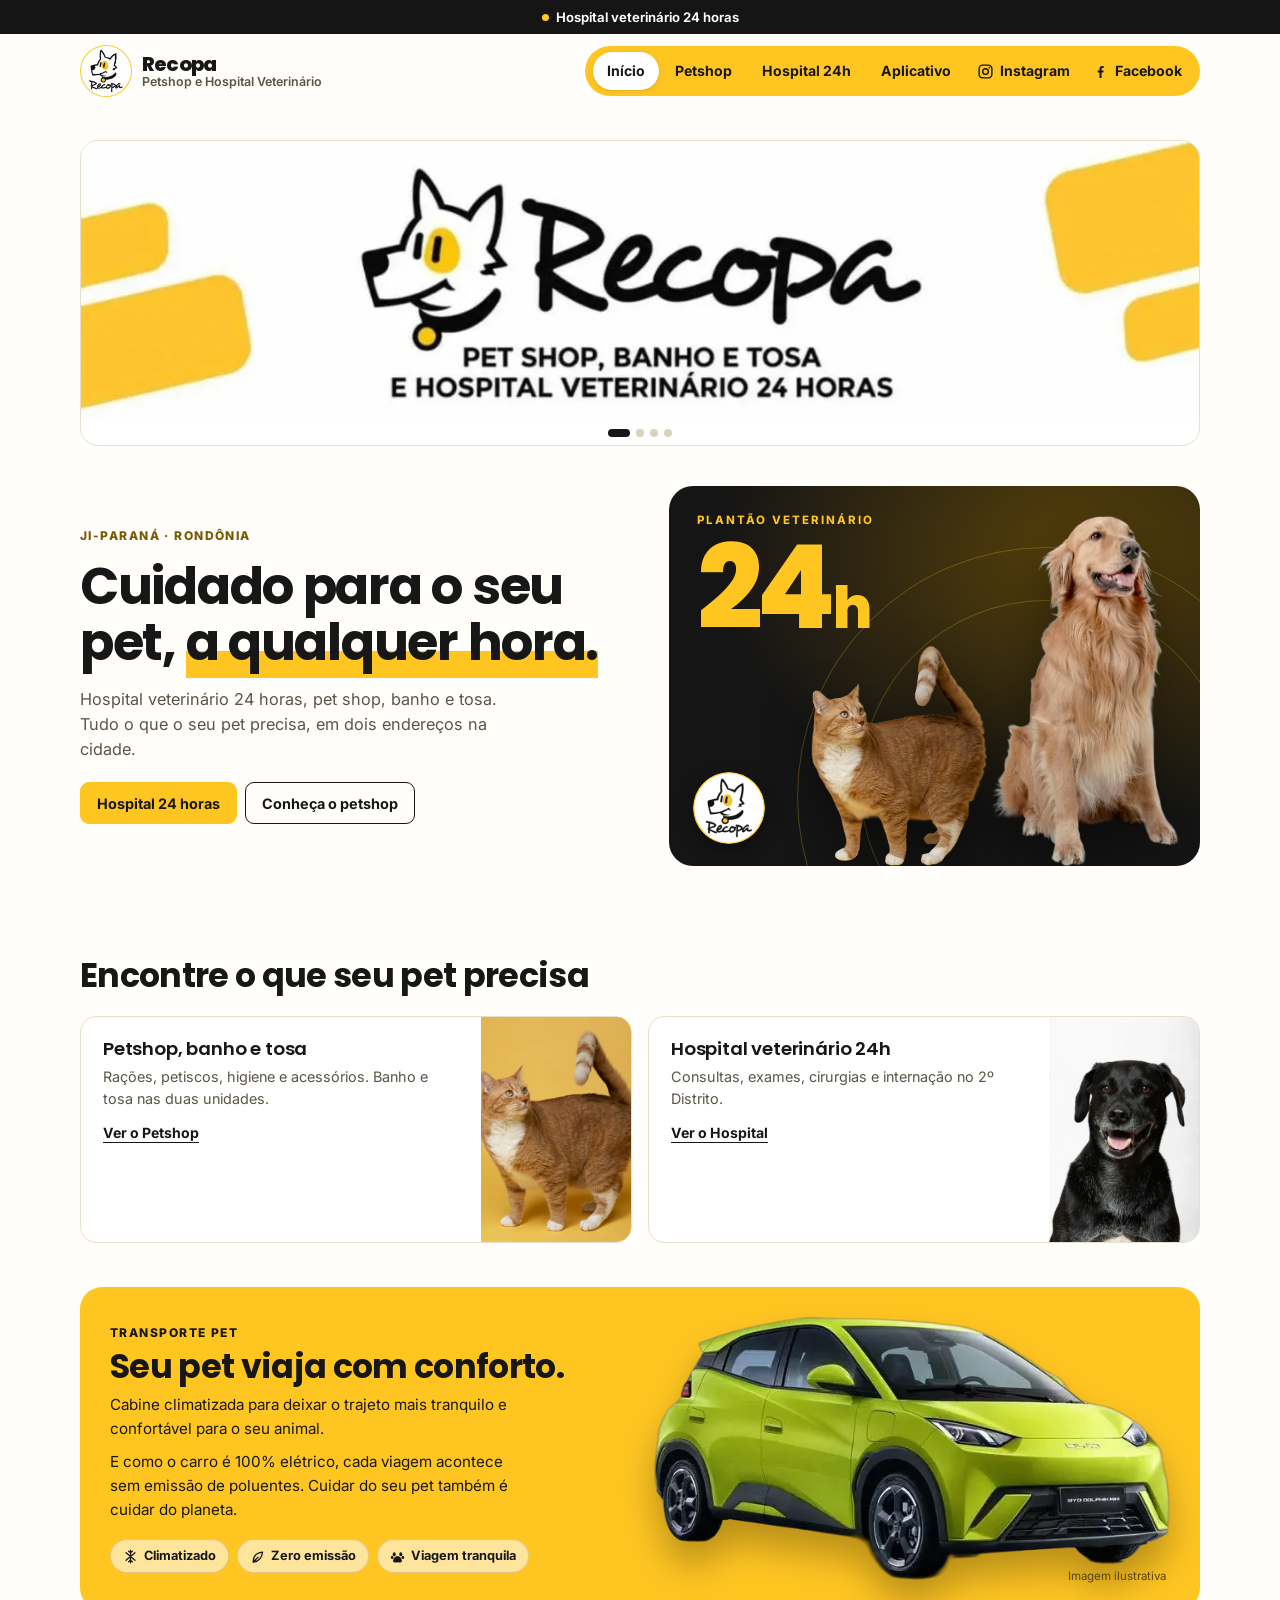
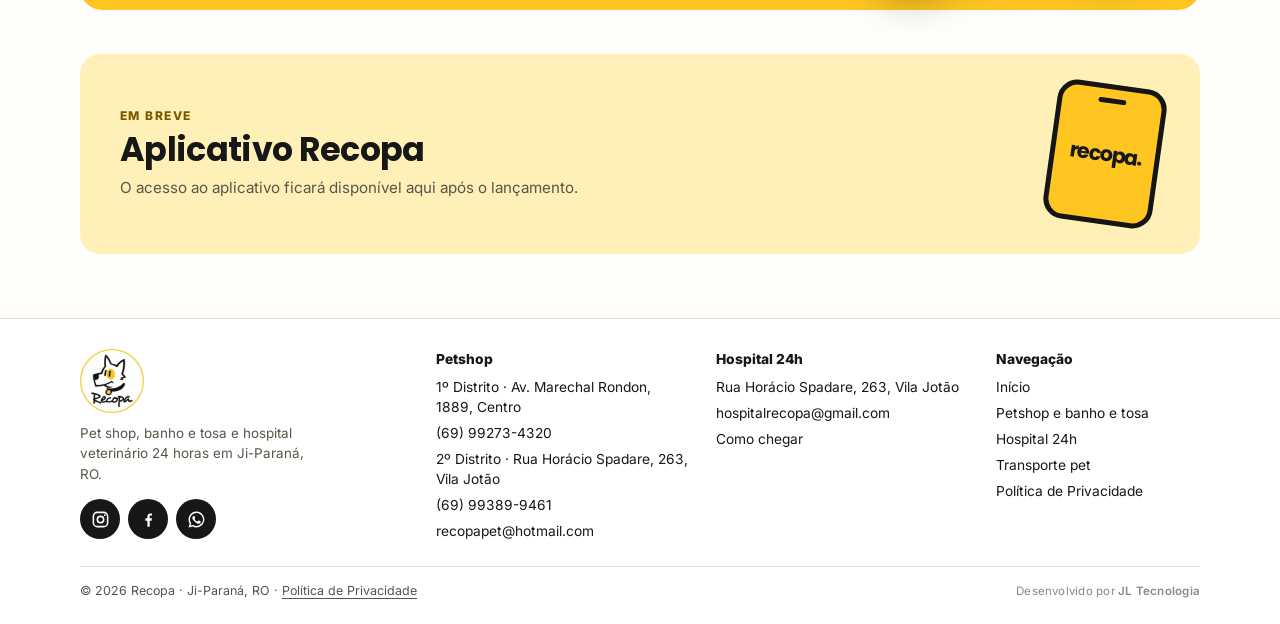
<file: index.html>
<!doctype html>
<html lang="pt-BR">
  <head>
    <meta charset="utf-8" />
    <meta name="viewport" content="width=device-width, initial-scale=1" />
    <title>Petshop e Hospital Veterinário 24h | Recopa</title>
    <meta name="description" content="Recopa: pet shop, banho e tosa e hospital veterinário 24 horas em Ji-Paraná, RO." />
    <meta name="theme-color" content="#ffc622" />
    <meta property="og:title" content="Recopa – Petshop e Hospital Veterinário 24h" />
    <meta property="og:description" content="Hospital veterinário 24 horas, pet shop, banho e tosa em Ji-Paraná, RO." />
    <meta property="og:image" content="img/logo-redondo.png" />
    <link rel="icon" href="img/favicon.png" />

    <link rel="preconnect" href="https://fonts.googleapis.com" />
    <link rel="preconnect" href="https://fonts.gstatic.com" crossorigin />
    <link rel="stylesheet" href="https://fonts.googleapis.com/css2?family=Inter:wght@400;500;600;700&family=Poppins:wght@500;600;700;800&display=swap" />
    <link rel="stylesheet" href="css/style.css?v=20261124c" />

    <script defer src="js/config.js?v=20261124c"></script>
    <script defer src="js/dados-padrao.js?v=20261124c"></script>
    <script defer src="js/site.js?v=20261124c"></script>
    <script defer src="js/banners.js?v=20261124c"></script>
  </head>

  <body>
    <a class="pular" href="#principal">Ir para o conteúdo</a>

    <!-- ===================== CABEÇALHO ===================== -->
    <div class="aviso"><a href="hospital.html#plantao"><span class="ponto"></span>Hospital veterinário 24 horas</a></div>

    <header class="container cabecalho">
      <a class="marca" href="index.html">
        <img class="marca-logo" src="img/logo-redondo.png" width="52" height="52" alt="Recopa" />
        <span><strong>Recopa</strong><small>Petshop e Hospital Veterinário</small></span>
      </a>
      <nav class="menu" aria-label="Menu principal">
        <a href="index.html" aria-current="page">Início</a>
        <a href="petshop.html">Petshop</a>
        <a href="hospital.html">Hospital 24h</a>
        <a href="index.html#app">Aplicativo</a>
        <a class="menu-rede" data-rede="instagram" href="https://www.instagram.com/recopapetshop/" target="_blank" rel="noopener noreferrer" aria-label="Instagram @recopapetshop">
          <svg class="icone" aria-hidden="true"><use href="img/icones.svg#instagram"></use></svg><span>Instagram</span>
        </a>
        <a class="menu-rede" data-rede="facebook" href="https://www.facebook.com/recopapetshop" target="_blank" rel="noopener noreferrer" aria-label="Facebook Recopa">
          <svg class="icone" aria-hidden="true"><use href="img/icones.svg#facebook"></use></svg><span>Facebook</span>
        </a>
      </nav>
    </header>

    <main id="principal">
      <!-- ===================== BANNERS (carrossel) ===================== -->
      <section class="container topo-banners">
        <div class="carrossel" id="banners" aria-roledescription="carrossel" aria-label="Destaques da Recopa" tabindex="-1">
          <div class="carrossel-janela"><div class="carrossel-trilho"></div></div>
          <button class="carrossel-seta carrossel-anterior" type="button" aria-label="Banner anterior">‹</button>
          <button class="carrossel-seta carrossel-proximo" type="button" aria-label="Próximo banner">›</button>
          <div class="carrossel-pontos"></div>
        </div>
      </section>

      <!-- ===================== APRESENTAÇÃO ===================== -->
      <section class="container inicio-topo">
        <div>
          <p class="sobretitulo">Ji-Paraná · Rondônia</p>
          <h1>Cuidado para o seu pet, <em>a qualquer hora.</em></h1>
          <p class="intro">Hospital veterinário 24 horas, pet shop, banho e tosa. Tudo o que o seu pet precisa, em dois endereços na cidade.</p>
          <div class="acoes">
            <a class="botao principal" href="hospital.html">Hospital 24 horas</a>
            <a class="botao contorno" href="petshop.html">Conheça o petshop</a>
          </div>
        </div>

        <div class="capa" role="img" aria-label="Plantão veterinário 24 horas">
          <div class="capa-orbita"></div>
          <div class="capa-orbita capa-orbita-interna"></div>
          <div class="capa-texto"><span>Plantão veterinário</span><b>24<small>h</small></b></div>
          <img class="capa-logo" src="img/logo-redondo.png" width="72" height="72" alt="" />
          <img class="capa-pet capa-gato" src="img/gato-recorte.webp" width="640" height="796" alt="" />
          <img class="capa-pet" src="img/golden-recorte.webp" width="439" height="816" alt="" />
        </div>
      </section>

      <!-- ===================== ATALHOS ===================== -->
      <section class="container secao">
        <h2 class="secao-titulo">Encontre o que seu pet precisa</h2>
        <div class="atalhos">
          <a class="atalho" href="petshop.html">
            <div class="atalho-texto">
              <h3>Petshop, banho e tosa</h3>
              <p>Rações, petiscos, higiene e acessórios. Banho e tosa nas duas unidades.</p>
              <span class="atalho-mais">Ver o Petshop</span>
            </div>
            <img src="img/gato.webp" width="640" height="640" alt="Gato laranja" loading="lazy" />
          </a>
          <a class="atalho" href="hospital.html">
            <div class="atalho-texto">
              <h3>Hospital veterinário 24h</h3>
              <p>Consultas, exames, cirurgias e internação no 2º Distrito.</p>
              <span class="atalho-mais">Ver o Hospital</span>
            </div>
            <img src="img/cao-preto.webp" width="400" height="600" alt="Cachorro preto sorrindo" loading="lazy" />
          </a>
        </div>
      </section>

      <!-- ===================== TRANSPORTE PET ===================== -->
      <section class="container transporte" id="transporte">
        <div class="transporte-texto">
          <p class="sobretitulo">Transporte pet</p>
          <h2>Seu pet viaja com conforto.</h2>
          <p>Cabine climatizada para deixar o trajeto mais tranquilo e confortável para o seu animal.</p>
          <p>E como o carro é 100% elétrico, cada viagem acontece sem emissão de poluentes. Cuidar do seu pet também é cuidar do planeta.</p>
          <ul class="transporte-etiquetas">
            <li><svg class="icone" aria-hidden="true"><use href="img/icones.svg#floco"></use></svg>Climatizado</li>
            <li><svg class="icone" aria-hidden="true"><use href="img/icones.svg#folha"></use></svg>Zero emissão</li>
            <li><svg class="icone" aria-hidden="true"><use href="img/icones.svg#patinha"></use></svg>Viagem tranquila</li>
          </ul>
        </div>
        <figure class="transporte-carro">
          <img src="img/carro-transporte.webp" width="620" height="315" alt="Carro elétrico do transporte pet" loading="lazy" />
          <figcaption>Imagem ilustrativa</figcaption>
        </figure>
      </section>

      <!-- ===================== APLICATIVO ===================== -->
      <section class="container secao" id="app">
        <div class="app-banner">
          <div>
            <p class="sobretitulo">Em breve</p>
            <h2>Aplicativo Recopa</h2>
            <p>O acesso ao aplicativo ficará disponível aqui após o lançamento.</p>
          </div>
          <div class="app-celular" aria-hidden="true"><span></span><b>recopa.</b></div>
        </div>
      </section>
    </main>

    <!-- ===================== RODAPÉ ===================== -->
    <footer class="rodape">
      <div class="container">
        <div class="rodape-grade">
          <div class="rodape-marca">
            <a href="index.html"><img src="img/logo-redondo.png" width="64" height="64" alt="Recopa" loading="lazy" /></a>
            <p>Pet shop, banho e tosa e hospital veterinário 24 horas em Ji-Paraná, RO.</p>
            <div class="rodape-redes">
              <a data-rede="instagram" href="https://www.instagram.com/recopapetshop/" target="_blank" rel="noopener noreferrer" aria-label="Instagram"><svg class="icone" aria-hidden="true"><use href="img/icones.svg#instagram"></use></svg></a>
              <a data-rede="facebook" href="https://www.facebook.com/recopapetshop" target="_blank" rel="noopener noreferrer" aria-label="Facebook"><svg class="icone" aria-hidden="true"><use href="img/icones.svg#facebook"></use></svg></a>
              <a data-wa="loja1" data-msg="Olá! Vim pelo site da Recopa." href="https://wa.me/5569992734320" target="_blank" rel="noopener noreferrer" aria-label="WhatsApp da loja"><svg class="icone" aria-hidden="true"><use href="img/icones.svg#whatsapp"></use></svg></a>
            </div>
          </div>

          <details class="rodape-col" open>
            <summary>Petshop</summary>
            <div class="rodape-links">
              <a href="https://maps.app.goo.gl/DfjbXsXqLjtcpPhC7" target="_blank" rel="noopener noreferrer">1º Distrito · Av. Marechal Rondon, 1889, Centro</a>
              <a data-tel="loja1" href="tel:+5569992734320">(69) 99273-4320</a>
              <a href="https://maps.app.goo.gl/VsuJVnvrzZ3Rximn8" target="_blank" rel="noopener noreferrer">2º Distrito · Rua Horácio Spadare, 263, Vila Jotão</a>
              <a data-tel="loja2" href="tel:+5569993899461">(69) 99389-9461</a>
              <a data-mail="petshop" href="mailto:recopapet@hotmail.com">recopapet@hotmail.com</a>
            </div>
          </details>

          <details class="rodape-col" open>
            <summary>Hospital 24h</summary>
            <div class="rodape-links">
              <a href="https://maps.app.goo.gl/VsuJVnvrzZ3Rximn8" target="_blank" rel="noopener noreferrer">Rua Horácio Spadare, 263, Vila Jotão</a>
              <a data-mail="hospital" href="mailto:hospitalrecopa@gmail.com">hospitalrecopa@gmail.com</a>
              <a href="hospital.html#localizacao">Como chegar</a>
            </div>
          </details>

          <details class="rodape-col" open>
            <summary>Navegação</summary>
            <div class="rodape-links">
              <a href="index.html">Início</a>
              <a href="petshop.html">Petshop e banho e tosa</a>
              <a href="hospital.html">Hospital 24h</a>
              <a href="index.html#transporte">Transporte pet</a>
              <a href="privacidade.html">Política de Privacidade</a>
            </div>
          </details>
        </div>
        <div class="rodape-base">
          <p class="rodape-copy">© <span id="ano">2026</span> Recopa · Ji-Paraná, RO · <a href="privacidade.html">Política de Privacidade</a></p>
          <!-- Para virar link: troque o span por um link com target _blank e rel "noopener noreferrer" -->
          <p class="rodape-credito">Desenvolvido por <span class="rodape-credito-nome">JL Tecnologia</span></p>
        </div>
      </div>
    </footer>
  </body>
</html>
</file>
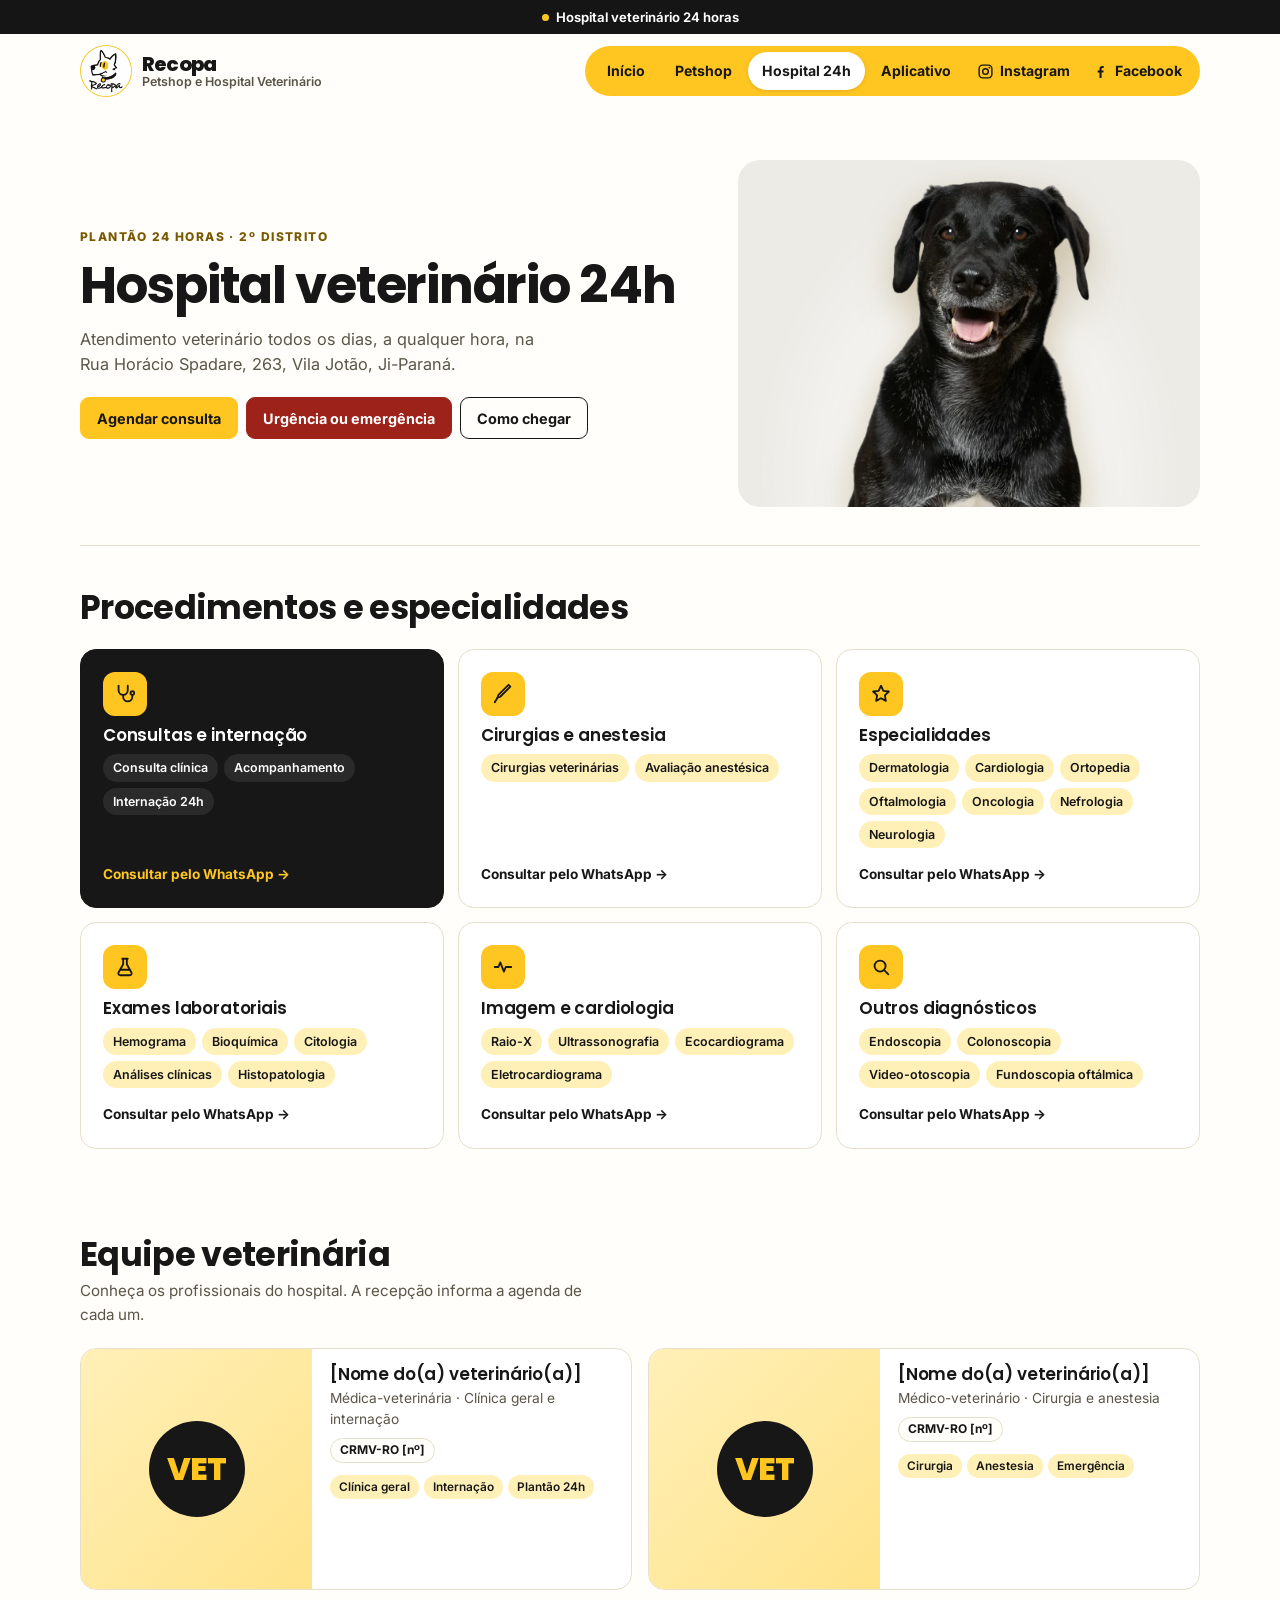
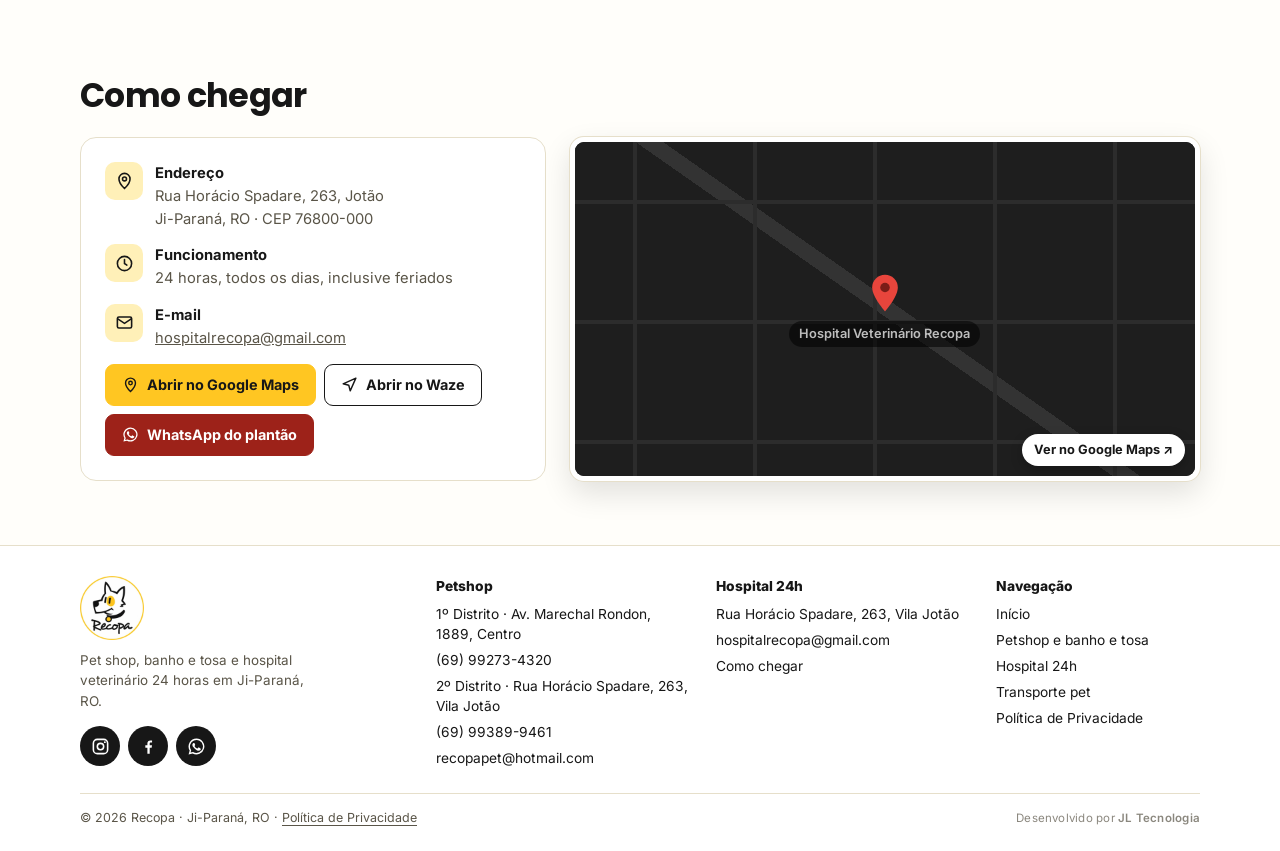
<file: hospital.html>
<!doctype html>
<html lang="pt-BR">
  <head>
    <meta charset="utf-8" />
    <meta name="viewport" content="width=device-width, initial-scale=1" />
    <title>Hospital Veterinário 24 horas | Recopa</title>
    <meta name="description" content="Hospital veterinário Recopa: plantão 24 horas, consultas, exames, cirurgias e internação em Ji-Paraná, RO." />
    <meta name="theme-color" content="#ffc622" />
    <meta property="og:title" content="Recopa – Petshop e Hospital Veterinário 24h" />
    <meta property="og:description" content="Hospital veterinário 24 horas, pet shop, banho e tosa em Ji-Paraná, RO." />
    <meta property="og:image" content="img/logo-redondo.png" />
    <link rel="icon" href="img/favicon.png" />

    <link rel="preconnect" href="https://fonts.googleapis.com" />
    <link rel="preconnect" href="https://fonts.gstatic.com" crossorigin />
    <link rel="stylesheet" href="https://fonts.googleapis.com/css2?family=Inter:wght@400;500;600;700&family=Poppins:wght@500;600;700;800&display=swap" />
    <link rel="stylesheet" href="css/style.css?v=20261124c" />

    <script defer src="js/config.js?v=20261124c"></script>
    <script defer src="js/dados-padrao.js?v=20261124c"></script>
    <script defer src="js/site.js?v=20261124c"></script>
    <script defer src="js/equipe.js?v=20261124c"></script>
  </head>

  <body>
    <a class="pular" href="#principal">Ir para o conteúdo</a>

    <!-- ===================== CABEÇALHO ===================== -->
    <div class="aviso"><a href="hospital.html#plantao"><span class="ponto"></span>Hospital veterinário 24 horas</a></div>

    <header class="container cabecalho">
      <a class="marca" href="index.html">
        <img class="marca-logo" src="img/logo-redondo.png" width="52" height="52" alt="Recopa" />
        <span><strong>Recopa</strong><small>Petshop e Hospital Veterinário</small></span>
      </a>
      <nav class="menu" aria-label="Menu principal">
        <a href="index.html">Início</a>
        <a href="petshop.html">Petshop</a>
        <a href="hospital.html" aria-current="page">Hospital 24h</a>
        <a href="index.html#app">Aplicativo</a>
        <a class="menu-rede" data-rede="instagram" href="https://www.instagram.com/recopapetshop/" target="_blank" rel="noopener noreferrer" aria-label="Instagram @recopapetshop">
          <svg class="icone" aria-hidden="true"><use href="img/icones.svg#instagram"></use></svg><span>Instagram</span>
        </a>
        <a class="menu-rede" data-rede="facebook" href="https://www.facebook.com/recopapetshop" target="_blank" rel="noopener noreferrer" aria-label="Facebook Recopa">
          <svg class="icone" aria-hidden="true"><use href="img/icones.svg#facebook"></use></svg><span>Facebook</span>
        </a>
      </nav>
    </header>

    <main id="principal">
      <!-- ===================== APRESENTAÇÃO ===================== -->
      <section class="container pagina-topo" id="plantao">
        <div>
          <p class="sobretitulo">Plantão 24 horas · 2º Distrito</p>
          <h1>Hospital veterinário 24h</h1>
          <p class="intro">Atendimento veterinário todos os dias, a qualquer hora, na Rua Horácio Spadare, 263, Vila Jotão, Ji-Paraná.</p>
          <div class="acoes">
            <a class="botao principal" data-wa="hospital" data-msg="Olá! Gostaria de agendar uma consulta veterinária." href="https://wa.me/556993272099" target="_blank" rel="noopener noreferrer">Agendar consulta</a>
            <a class="botao urgente" data-wa="hospital" data-msg="Olá! Preciso de atendimento veterinário de urgência." href="https://wa.me/556993272099" target="_blank" rel="noopener noreferrer">Urgência ou emergência</a>
            <a class="botao contorno" href="#localizacao">Como chegar</a>
          </div>
        </div>
        <div class="pagina-foto pagina-foto-hospital">
          <img src="img/cao-preto-recorte.webp" width="613" height="820" alt="Cachorro preto sorrindo" />
        </div>
      </section>
      <hr class="container divisor" />

      <!-- ===================== PROCEDIMENTOS ===================== -->
      <section class="container secao" id="procedimentos">
        <h2 class="secao-titulo">Procedimentos e especialidades</h2>
        <p class="dica-deslizar">Deslize para o lado para ver todos →</p>
        <div class="procedimentos">
          <article class="procedimento procedimento-destaque">
            <div class="procedimento-icone"><svg class="icone" aria-hidden="true"><use href="img/icones.svg#estetoscopio"></use></svg></div>
            <h3>Consultas e internação</h3>
            <div class="etiquetas"><span>Consulta clínica</span><span>Acompanhamento</span><span>Internação 24h</span></div>
            <a class="procedimento-link" data-wa="hospital" data-msg="Olá! Gostaria de informações sobre consultas e internação." href="https://wa.me/556993272099" target="_blank" rel="noopener noreferrer">Consultar pelo WhatsApp <span aria-hidden="true">→</span></a>
          </article>
          <article class="procedimento">
            <div class="procedimento-icone"><svg class="icone" aria-hidden="true"><use href="img/icones.svg#bisturi"></use></svg></div>
            <h3>Cirurgias e anestesia</h3>
            <div class="etiquetas"><span>Cirurgias veterinárias</span><span>Avaliação anestésica</span></div>
            <a class="procedimento-link" data-wa="hospital" data-msg="Olá! Gostaria de informações sobre cirurgias e anestesia." href="https://wa.me/556993272099" target="_blank" rel="noopener noreferrer">Consultar pelo WhatsApp <span aria-hidden="true">→</span></a>
          </article>
          <article class="procedimento">
            <div class="procedimento-icone"><svg class="icone" aria-hidden="true"><use href="img/icones.svg#estrela"></use></svg></div>
            <h3>Especialidades</h3>
            <div class="etiquetas"><span>Dermatologia</span><span>Cardiologia</span><span>Ortopedia</span><span>Oftalmologia</span><span>Oncologia</span><span>Nefrologia</span><span>Neurologia</span></div>
            <a class="procedimento-link" data-wa="hospital" data-msg="Olá! Gostaria de informações sobre especialidades." href="https://wa.me/556993272099" target="_blank" rel="noopener noreferrer">Consultar pelo WhatsApp <span aria-hidden="true">→</span></a>
          </article>
          <article class="procedimento">
            <div class="procedimento-icone"><svg class="icone" aria-hidden="true"><use href="img/icones.svg#frasco"></use></svg></div>
            <h3>Exames laboratoriais</h3>
            <div class="etiquetas"><span>Hemograma</span><span>Bioquímica</span><span>Citologia</span><span>Análises clínicas</span><span>Histopatologia</span></div>
            <a class="procedimento-link" data-wa="hospital" data-msg="Olá! Gostaria de informações sobre exames laboratoriais." href="https://wa.me/556993272099" target="_blank" rel="noopener noreferrer">Consultar pelo WhatsApp <span aria-hidden="true">→</span></a>
          </article>
          <article class="procedimento">
            <div class="procedimento-icone"><svg class="icone" aria-hidden="true"><use href="img/icones.svg#pulso"></use></svg></div>
            <h3>Imagem e cardiologia</h3>
            <div class="etiquetas"><span>Raio-X</span><span>Ultrassonografia</span><span>Ecocardiograma</span><span>Eletrocardiograma</span></div>
            <a class="procedimento-link" data-wa="hospital" data-msg="Olá! Gostaria de informações sobre exames de imagem e cardiologia." href="https://wa.me/556993272099" target="_blank" rel="noopener noreferrer">Consultar pelo WhatsApp <span aria-hidden="true">→</span></a>
          </article>
          <article class="procedimento">
            <div class="procedimento-icone"><svg class="icone" aria-hidden="true"><use href="img/icones.svg#lupa"></use></svg></div>
            <h3>Outros diagnósticos</h3>
            <div class="etiquetas"><span>Endoscopia</span><span>Colonoscopia</span><span>Video-otoscopia</span><span>Fundoscopia oftálmica</span></div>
            <a class="procedimento-link" data-wa="hospital" data-msg="Olá! Gostaria de informações sobre outros exames diagnósticos." href="https://wa.me/556993272099" target="_blank" rel="noopener noreferrer">Consultar pelo WhatsApp <span aria-hidden="true">→</span></a>
          </article>
        </div>
      </section>

      <!-- ===================== EQUIPE (montada por js/equipe.js) ===================== -->
      <section class="container secao" id="equipe">
        <div class="secao-topo">
          <h2>Equipe veterinária</h2>
          <p>Conheça os profissionais do hospital. A recepção informa a agenda de cada um.</p>
        </div>
        <div class="equipe" id="equipe-lista"></div>
      </section>

      <!-- ===================== COMO CHEGAR ===================== -->
      <section class="container secao" id="localizacao">
        <h2 class="secao-titulo">Como chegar</h2>
        <div class="localizacao">
          <div class="local-card">
            <div class="local-linha">
              <div class="local-icone"><svg class="icone" aria-hidden="true"><use href="img/icones.svg#local"></use></svg></div>
              <div><b>Endereço</b><span>Rua Horácio Spadare, 263, Jotão<br />Ji-Paraná, RO · CEP 76800-000</span></div>
            </div>
            <div class="local-linha">
              <div class="local-icone"><svg class="icone" aria-hidden="true"><use href="img/icones.svg#relogio"></use></svg></div>
              <div><b>Funcionamento</b><span>24 horas, todos os dias, inclusive feriados</span></div>
            </div>
            <div class="local-linha">
              <div class="local-icone"><svg class="icone" aria-hidden="true"><use href="img/icones.svg#email"></use></svg></div>
              <div><b>E-mail</b><span><a data-mail="hospital" href="mailto:hospitalrecopa@gmail.com">hospitalrecopa@gmail.com</a></span></div>
            </div>
            <div class="acoes">
              <a class="botao principal" href="https://maps.app.goo.gl/VsuJVnvrzZ3Rximn8" target="_blank" rel="noopener noreferrer">
                <svg class="icone" aria-hidden="true"><use href="img/icones.svg#local"></use></svg>Abrir no Google Maps
              </a>
              <a class="botao contorno" href="https://www.waze.com/ul?ll=-10.887957%2C-61.9301413&amp;navigate=yes&amp;zoom=17" target="_blank" rel="noopener noreferrer" referrerpolicy="no-referrer">
                <svg class="icone" aria-hidden="true"><use href="img/icones.svg#rota"></use></svg>Abrir no Waze
              </a>
              <a class="botao urgente" data-wa="hospital" data-msg="Olá! Preciso de atendimento veterinário de urgência." href="https://wa.me/556993272099" target="_blank" rel="noopener noreferrer">
                <svg class="icone" aria-hidden="true"><use href="img/icones.svg#whatsapp"></use></svg>WhatsApp do plantão
              </a>
            </div>
          </div>

          <!-- Mapa: o Google Maps é carregado por js/site.js; se for bloqueado, fica a ilustração -->
          <div class="mapa">
            <div class="mapa-ilustracao" aria-hidden="true">
              <svg viewBox="0 0 24 24" width="44" height="44"><path fill="#e8453c" d="M12 2a7 7 0 0 0-7 7c0 5.3 7 13 7 13s7-7.7 7-13a7 7 0 0 0-7-7z" /><circle cx="12" cy="9" r="2.6" fill="#7a1d18" /></svg>
              <span>Hospital Veterinário Recopa</span>
            </div>
            <iframe data-src="https://maps.google.com/maps?q=-10.887957,-61.9301413&amp;z=16&amp;output=embed" loading="lazy" referrerpolicy="no-referrer-when-downgrade" title="Mapa: Hospital Veterinário Recopa"></iframe>
            <a class="mapa-abrir" href="https://maps.app.goo.gl/VsuJVnvrzZ3Rximn8" target="_blank" rel="noopener noreferrer">Ver no Google Maps ↗</a>
          </div>
        </div>
      </section>
    </main>


    <!-- ===================== RODAPÉ ===================== -->
    <footer class="rodape">
      <div class="container">
        <div class="rodape-grade">
          <div class="rodape-marca">
            <a href="index.html"><img src="img/logo-redondo.png" width="64" height="64" alt="Recopa" loading="lazy" /></a>
            <p>Pet shop, banho e tosa e hospital veterinário 24 horas em Ji-Paraná, RO.</p>
            <div class="rodape-redes">
              <a data-rede="instagram" href="https://www.instagram.com/recopapetshop/" target="_blank" rel="noopener noreferrer" aria-label="Instagram"><svg class="icone" aria-hidden="true"><use href="img/icones.svg#instagram"></use></svg></a>
              <a data-rede="facebook" href="https://www.facebook.com/recopapetshop" target="_blank" rel="noopener noreferrer" aria-label="Facebook"><svg class="icone" aria-hidden="true"><use href="img/icones.svg#facebook"></use></svg></a>
              <a data-wa="loja1" data-msg="Olá! Vim pelo site da Recopa." href="https://wa.me/5569992734320" target="_blank" rel="noopener noreferrer" aria-label="WhatsApp da loja"><svg class="icone" aria-hidden="true"><use href="img/icones.svg#whatsapp"></use></svg></a>
            </div>
          </div>

          <details class="rodape-col" open>
            <summary>Petshop</summary>
            <div class="rodape-links">
              <a href="https://maps.app.goo.gl/DfjbXsXqLjtcpPhC7" target="_blank" rel="noopener noreferrer">1º Distrito · Av. Marechal Rondon, 1889, Centro</a>
              <a data-tel="loja1" href="tel:+5569992734320">(69) 99273-4320</a>
              <a href="https://maps.app.goo.gl/VsuJVnvrzZ3Rximn8" target="_blank" rel="noopener noreferrer">2º Distrito · Rua Horácio Spadare, 263, Vila Jotão</a>
              <a data-tel="loja2" href="tel:+5569993899461">(69) 99389-9461</a>
              <a data-mail="petshop" href="mailto:recopapet@hotmail.com">recopapet@hotmail.com</a>
            </div>
          </details>

          <details class="rodape-col" open>
            <summary>Hospital 24h</summary>
            <div class="rodape-links">
              <a href="https://maps.app.goo.gl/VsuJVnvrzZ3Rximn8" target="_blank" rel="noopener noreferrer">Rua Horácio Spadare, 263, Vila Jotão</a>
              <a data-mail="hospital" href="mailto:hospitalrecopa@gmail.com">hospitalrecopa@gmail.com</a>
              <a href="hospital.html#localizacao">Como chegar</a>
            </div>
          </details>

          <details class="rodape-col" open>
            <summary>Navegação</summary>
            <div class="rodape-links">
              <a href="index.html">Início</a>
              <a href="petshop.html">Petshop e banho e tosa</a>
              <a href="hospital.html">Hospital 24h</a>
              <a href="index.html#transporte">Transporte pet</a>
              <a href="privacidade.html">Política de Privacidade</a>
            </div>
          </details>
        </div>
        <div class="rodape-base">
          <p class="rodape-copy">© <span id="ano">2026</span> Recopa · Ji-Paraná, RO · <a href="privacidade.html">Política de Privacidade</a></p>
          <!-- Para virar link: troque o span por um link com target _blank e rel "noopener noreferrer" -->
          <p class="rodape-credito">Desenvolvido por <span class="rodape-credito-nome">JL Tecnologia</span></p>
        </div>
      </div>
    </footer>
  </body>
</html>
</file>
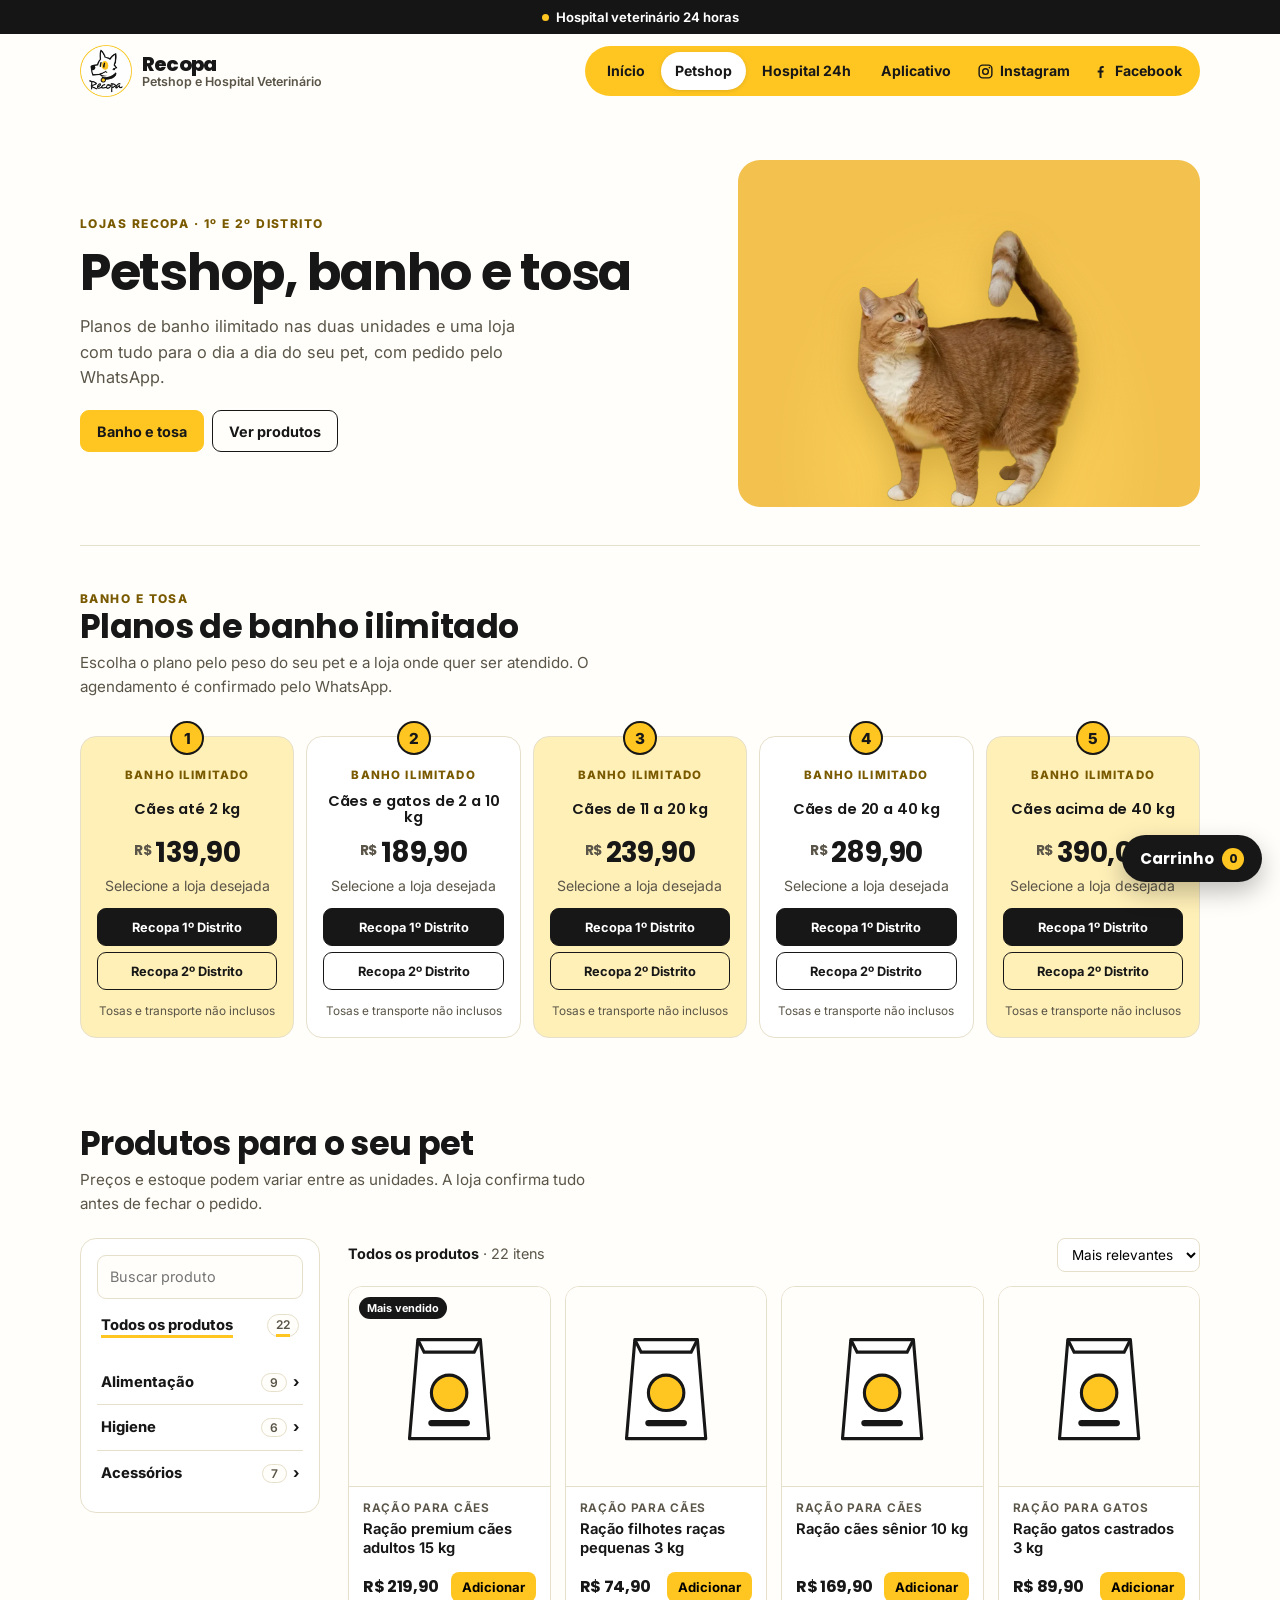
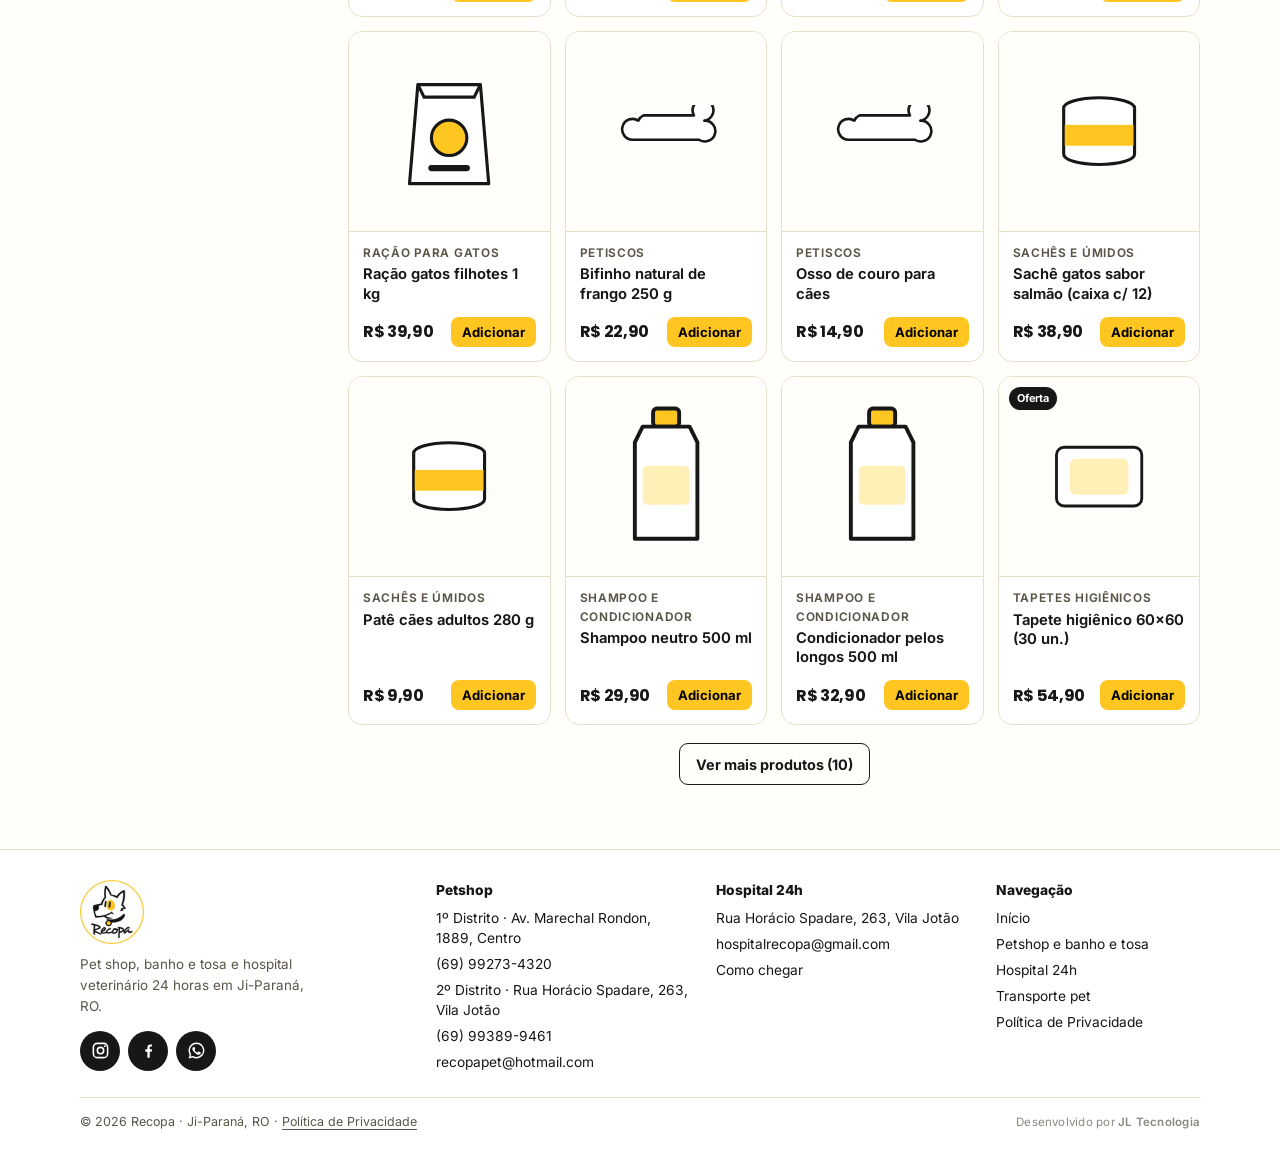
<file: petshop.html>
<!doctype html>
<html lang="pt-BR">
  <head>
    <meta charset="utf-8" />
    <meta name="viewport" content="width=device-width, initial-scale=1" />
    <title>Petshop, banho e tosa | Recopa</title>
    <meta name="description" content="Loja Recopa: rações, petiscos, higiene e acessórios. Planos de banho ilimitado no 1º e 2º Distrito de Ji-Paraná." />
    <meta name="theme-color" content="#ffc622" />
    <meta property="og:title" content="Recopa – Petshop e Hospital Veterinário 24h" />
    <meta property="og:description" content="Hospital veterinário 24 horas, pet shop, banho e tosa em Ji-Paraná, RO." />
    <meta property="og:image" content="img/logo-redondo.png" />
    <link rel="icon" href="img/favicon.png" />

    <link rel="preconnect" href="https://fonts.googleapis.com" />
    <link rel="preconnect" href="https://fonts.gstatic.com" crossorigin />
    <link rel="stylesheet" href="https://fonts.googleapis.com/css2?family=Inter:wght@400;500;600;700&family=Poppins:wght@500;600;700;800&display=swap" />
    <link rel="stylesheet" href="css/style.css?v=20261124c" />

    <script defer src="js/config.js?v=20261124c"></script>
    <script defer src="js/dados-padrao.js?v=20261124c"></script>
    <script defer src="js/site.js?v=20261124c"></script>
    <script defer src="js/planos.js?v=20261124c"></script>
    <script defer src="js/loja.js?v=20261124c"></script>
  </head>

  <body>
    <a class="pular" href="#principal">Ir para o conteúdo</a>

    <!-- ===================== CABEÇALHO ===================== -->
    <div class="aviso"><a href="hospital.html#plantao"><span class="ponto"></span>Hospital veterinário 24 horas</a></div>

    <header class="container cabecalho">
      <a class="marca" href="index.html">
        <img class="marca-logo" src="img/logo-redondo.png" width="52" height="52" alt="Recopa" />
        <span><strong>Recopa</strong><small>Petshop e Hospital Veterinário</small></span>
      </a>
      <nav class="menu" aria-label="Menu principal">
        <a href="index.html">Início</a>
        <a href="petshop.html" aria-current="page">Petshop</a>
        <a href="hospital.html">Hospital 24h</a>
        <a href="index.html#app">Aplicativo</a>
        <a class="menu-rede" data-rede="instagram" href="https://www.instagram.com/recopapetshop/" target="_blank" rel="noopener noreferrer" aria-label="Instagram @recopapetshop">
          <svg class="icone" aria-hidden="true"><use href="img/icones.svg#instagram"></use></svg><span>Instagram</span>
        </a>
        <a class="menu-rede" data-rede="facebook" href="https://www.facebook.com/recopapetshop" target="_blank" rel="noopener noreferrer" aria-label="Facebook Recopa">
          <svg class="icone" aria-hidden="true"><use href="img/icones.svg#facebook"></use></svg><span>Facebook</span>
        </a>
      </nav>
    </header>

    <main id="principal">
      <!-- ===================== APRESENTAÇÃO ===================== -->
      <section class="container pagina-topo">
        <div>
          <p class="sobretitulo">Lojas Recopa · 1º e 2º Distrito</p>
          <h1>Petshop, banho e tosa</h1>
          <p class="intro">Planos de banho ilimitado nas duas unidades e uma loja com tudo para o dia a dia do seu pet, com pedido pelo WhatsApp.</p>
          <div class="acoes">
            <a class="botao principal" href="#banho">Banho e tosa</a>
            <a class="botao contorno" href="#loja">Ver produtos</a>
          </div>
        </div>
        <div class="pagina-foto pagina-foto-petshop">
          <img src="img/gato-recorte.webp" width="640" height="796" alt="Gato laranja" />
        </div>
      </section>
      <hr class="container divisor" />

      <!-- ===================== PLANOS DE BANHO (montados por js/planos.js) ===================== -->
      <section class="container secao" id="banho">
        <div class="secao-topo">
          <p class="sobretitulo">Banho e tosa</p>
          <h2>Planos de banho ilimitado</h2>
          <p>Escolha o plano pelo peso do seu pet e a loja onde quer ser atendido. O agendamento é confirmado pelo WhatsApp.</p>
        </div>
        <div class="planos" id="planos"></div>
      </section>

      <!-- ===================== LOJA (montada por js/loja.js) ===================== -->
      <section class="container secao" id="loja">
        <div class="secao-topo">
          <h2>Produtos para o seu pet</h2>
          <p>Preços e estoque podem variar entre as unidades. A loja confirma tudo antes de fechar o pedido.</p>
        </div>

        <div class="loja">
          <aside class="loja-filtros" id="filtros" aria-label="Categorias">
            <input class="loja-busca" id="busca" type="search" placeholder="Buscar produto" aria-label="Buscar produto" />
            <button class="loja-filtros-botao" id="filtros-botao" type="button" aria-expanded="false" aria-controls="filtros-lista">
              <span><small>Categoria</small><b id="filtro-atual">Todos os produtos</b></span>
              <span class="seta" aria-hidden="true">▾</span>
            </button>
            <div class="loja-filtros-lista" id="filtros-lista">
              <button class="filtro-todos is-ativo" type="button">Todos os produtos <span class="contagem" id="total-produtos"></span></button>
              <ul class="categorias" id="categorias"></ul>
            </div>
          </aside>

          <div id="vitrine">
            <div class="loja-barra">
              <p class="loja-resultado" id="resultado" aria-live="polite"></p>
              <select class="loja-ordem" id="ordem" aria-label="Ordenar">
                <option value="">Mais relevantes</option>
                <option value="menor">Menor preço</option>
                <option value="maior">Maior preço</option>
                <option value="nome">Nome (A–Z)</option>
              </select>
            </div>
            <div class="produtos" id="produtos"></div>
            <div class="loja-mais"><button class="botao contorno" id="ver-mais" type="button" hidden>Ver mais produtos</button></div>
          </div>
        </div>
      </section>

      <!-- ===================== CARRINHO ===================== -->
      <button class="carrinho-botao" id="abrir-carrinho" type="button" aria-controls="carrinho">Carrinho <b id="carrinho-qtd">0</b></button>
      <div class="carrinho-fundo" id="carrinho-fundo"></div>
      <aside class="carrinho" id="carrinho" aria-label="Carrinho" inert>
        <div class="carrinho-topo">
          <h2>Seu carrinho</h2>
          <button class="carrinho-fechar" id="fechar-carrinho" type="button" aria-label="Fechar carrinho">×</button>
        </div>
        <div class="carrinho-itens" id="carrinho-itens"></div>
        <div class="carrinho-pe">
          <fieldset class="unidades">
            <legend>Pedir na unidade</legend>
            <label class="unidade"><input type="radio" name="unidade" value="loja1" checked /><span><b>1º Distrito</b>Av. Marechal Rondon, 1889, Centro</span></label>
            <label class="unidade"><input type="radio" name="unidade" value="loja2" /><span><b>2º Distrito</b>Rua Horácio Spadare, 263, Vila Jotão</span></label>
          </fieldset>
          <p class="carrinho-total">Total <b id="carrinho-total">R$ 0,00</b></p>
          <a class="botao principal" id="finalizar" href="#" target="_blank" rel="noopener noreferrer">
            <svg class="icone" aria-hidden="true"><use href="img/icones.svg#whatsapp"></use></svg>Finalizar pelo WhatsApp
          </a>
          <p class="nota centro">A loja confirma estoque, pagamento e retirada ou entrega.</p>
        </div>
      </aside>
      <div class="aviso-flutuante" id="aviso-flutuante" role="status"></div>
    </main>


    <!-- ===================== RODAPÉ ===================== -->
    <footer class="rodape">
      <div class="container">
        <div class="rodape-grade">
          <div class="rodape-marca">
            <a href="index.html"><img src="img/logo-redondo.png" width="64" height="64" alt="Recopa" loading="lazy" /></a>
            <p>Pet shop, banho e tosa e hospital veterinário 24 horas em Ji-Paraná, RO.</p>
            <div class="rodape-redes">
              <a data-rede="instagram" href="https://www.instagram.com/recopapetshop/" target="_blank" rel="noopener noreferrer" aria-label="Instagram"><svg class="icone" aria-hidden="true"><use href="img/icones.svg#instagram"></use></svg></a>
              <a data-rede="facebook" href="https://www.facebook.com/recopapetshop" target="_blank" rel="noopener noreferrer" aria-label="Facebook"><svg class="icone" aria-hidden="true"><use href="img/icones.svg#facebook"></use></svg></a>
              <a data-wa="loja1" data-msg="Olá! Vim pelo site da Recopa." href="https://wa.me/5569992734320" target="_blank" rel="noopener noreferrer" aria-label="WhatsApp da loja"><svg class="icone" aria-hidden="true"><use href="img/icones.svg#whatsapp"></use></svg></a>
            </div>
          </div>

          <details class="rodape-col" open>
            <summary>Petshop</summary>
            <div class="rodape-links">
              <a href="https://maps.app.goo.gl/DfjbXsXqLjtcpPhC7" target="_blank" rel="noopener noreferrer">1º Distrito · Av. Marechal Rondon, 1889, Centro</a>
              <a data-tel="loja1" href="tel:+5569992734320">(69) 99273-4320</a>
              <a href="https://maps.app.goo.gl/VsuJVnvrzZ3Rximn8" target="_blank" rel="noopener noreferrer">2º Distrito · Rua Horácio Spadare, 263, Vila Jotão</a>
              <a data-tel="loja2" href="tel:+5569993899461">(69) 99389-9461</a>
              <a data-mail="petshop" href="mailto:recopapet@hotmail.com">recopapet@hotmail.com</a>
            </div>
          </details>

          <details class="rodape-col" open>
            <summary>Hospital 24h</summary>
            <div class="rodape-links">
              <a href="https://maps.app.goo.gl/VsuJVnvrzZ3Rximn8" target="_blank" rel="noopener noreferrer">Rua Horácio Spadare, 263, Vila Jotão</a>
              <a data-mail="hospital" href="mailto:hospitalrecopa@gmail.com">hospitalrecopa@gmail.com</a>
              <a href="hospital.html#localizacao">Como chegar</a>
            </div>
          </details>

          <details class="rodape-col" open>
            <summary>Navegação</summary>
            <div class="rodape-links">
              <a href="index.html">Início</a>
              <a href="petshop.html">Petshop e banho e tosa</a>
              <a href="hospital.html">Hospital 24h</a>
              <a href="index.html#transporte">Transporte pet</a>
              <a href="privacidade.html">Política de Privacidade</a>
            </div>
          </details>
        </div>
        <div class="rodape-base">
          <p class="rodape-copy">© <span id="ano">2026</span> Recopa · Ji-Paraná, RO · <a href="privacidade.html">Política de Privacidade</a></p>
          <!-- Para virar link: troque o span por um link com target _blank e rel "noopener noreferrer" -->
          <p class="rodape-credito">Desenvolvido por <span class="rodape-credito-nome">JL Tecnologia</span></p>
        </div>
      </div>
    </footer>
  </body>
</html>
</file>
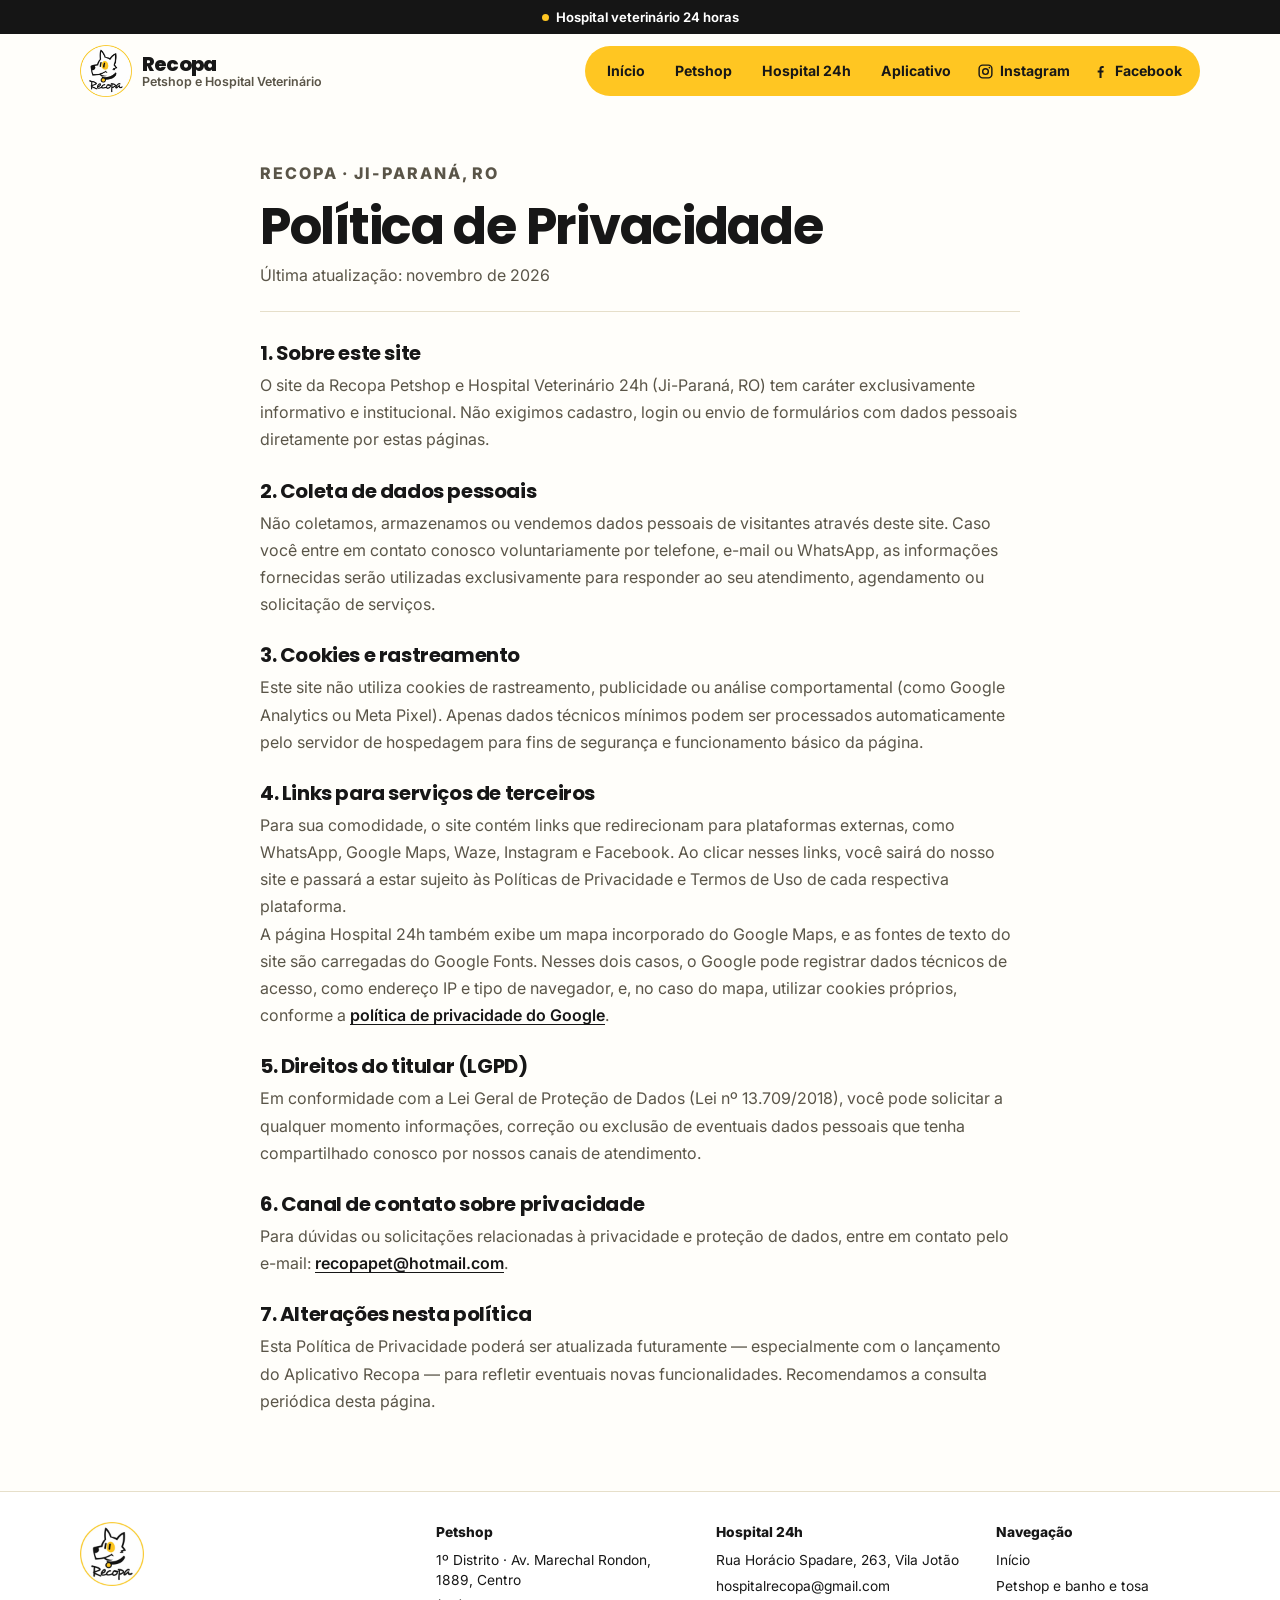
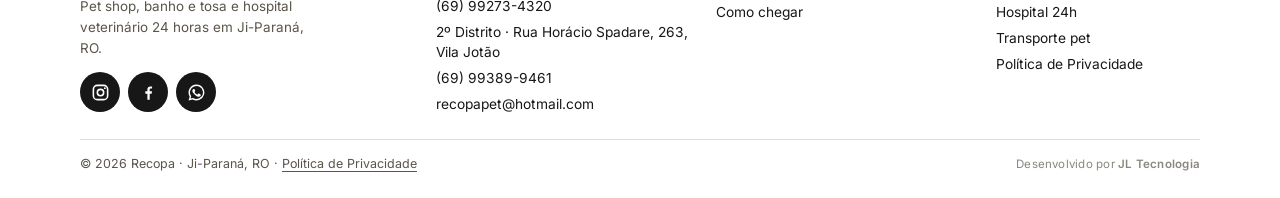
<file: privacidade.html>
<!doctype html>
<html lang="pt-BR">
  <head>
    <meta charset="utf-8" />
    <meta name="viewport" content="width=device-width, initial-scale=1" />
    <title>Política de Privacidade | Recopa</title>
    <meta name="description" content="Política de Privacidade do site da Recopa Petshop e Hospital Veterinário 24h, em Ji-Paraná, RO." />
    <meta name="theme-color" content="#ffc622" />
    <meta property="og:title" content="Recopa – Petshop e Hospital Veterinário 24h" />
    <meta property="og:description" content="Hospital veterinário 24 horas, pet shop, banho e tosa em Ji-Paraná, RO." />
    <meta property="og:image" content="img/logo-redondo.png" />
    <link rel="icon" href="img/favicon.png" />

    <link rel="preconnect" href="https://fonts.googleapis.com" />
    <link rel="preconnect" href="https://fonts.gstatic.com" crossorigin />
    <link rel="stylesheet" href="https://fonts.googleapis.com/css2?family=Inter:wght@400;500;600;700&family=Poppins:wght@500;600;700;800&display=swap" />
    <link rel="stylesheet" href="css/style.css?v=20261124c" />

    <script defer src="js/config.js?v=20261124c"></script>
    <script defer src="js/dados-padrao.js?v=20261124c"></script>
    <script defer src="js/site.js?v=20261124c"></script>
  </head>

  <body>
    <a class="pular" href="#principal">Ir para o conteúdo</a>

    <!-- ===================== CABEÇALHO ===================== -->
    <div class="aviso"><a href="hospital.html#plantao"><span class="ponto"></span>Hospital veterinário 24 horas</a></div>

    <header class="container cabecalho">
      <a class="marca" href="index.html">
        <img class="marca-logo" src="img/logo-redondo.png" width="52" height="52" alt="Recopa" />
        <span><strong>Recopa</strong><small>Petshop e Hospital Veterinário</small></span>
      </a>
      <nav class="menu" aria-label="Menu principal">
        <a href="index.html">Início</a>
        <a href="petshop.html">Petshop</a>
        <a href="hospital.html">Hospital 24h</a>
        <a href="index.html#app">Aplicativo</a>
        <a class="menu-rede" data-rede="instagram" href="https://www.instagram.com/recopapetshop/" target="_blank" rel="noopener noreferrer" aria-label="Instagram @recopapetshop">
          <svg class="icone" aria-hidden="true"><use href="img/icones.svg#instagram"></use></svg><span>Instagram</span>
        </a>
        <a class="menu-rede" data-rede="facebook" href="https://www.facebook.com/recopapetshop" target="_blank" rel="noopener noreferrer" aria-label="Facebook Recopa">
          <svg class="icone" aria-hidden="true"><use href="img/icones.svg#facebook"></use></svg><span>Facebook</span>
        </a>
      </nav>
    </header>

    <main id="principal">
      <!-- ===================== POLÍTICA DE PRIVACIDADE ===================== -->
      <article class="container texto-legal">
        <header class="texto-legal-topo">
          <p class="sobretitulo">Recopa · Ji-Paraná, RO</p>
          <h1>Política de Privacidade</h1>
          <p class="nota">Última atualização: novembro de 2026</p>
        </header>

        <section>
          <h2>1. Sobre este site</h2>
          <p>O site da Recopa Petshop e Hospital Veterinário 24h (Ji-Paraná, RO) tem caráter exclusivamente informativo e institucional. Não exigimos cadastro, login ou envio de formulários com dados pessoais diretamente por estas páginas.</p>
        </section>

        <section>
          <h2>2. Coleta de dados pessoais</h2>
          <p>Não coletamos, armazenamos ou vendemos dados pessoais de visitantes através deste site. Caso você entre em contato conosco voluntariamente por telefone, e-mail ou WhatsApp, as informações fornecidas serão utilizadas exclusivamente para responder ao seu atendimento, agendamento ou solicitação de serviços.</p>
        </section>

        <section>
          <h2>3. Cookies e rastreamento</h2>
          <p>Este site não utiliza cookies de rastreamento, publicidade ou análise comportamental (como Google Analytics ou Meta Pixel). Apenas dados técnicos mínimos podem ser processados automaticamente pelo servidor de hospedagem para fins de segurança e funcionamento básico da página.</p>
        </section>

        <section>
          <h2>4. Links para serviços de terceiros</h2>
          <p>Para sua comodidade, o site contém links que redirecionam para plataformas externas, como WhatsApp, Google Maps, Waze, Instagram e Facebook. Ao clicar nesses links, você sairá do nosso site e passará a estar sujeito às Políticas de Privacidade e Termos de Uso de cada respectiva plataforma.</p>
          <p>A página Hospital 24h também exibe um mapa incorporado do Google Maps, e as fontes de texto do site são carregadas do Google Fonts. Nesses dois casos, o Google pode registrar dados técnicos de acesso, como endereço IP e tipo de navegador, e, no caso do mapa, utilizar cookies próprios, conforme a <a href="https://policies.google.com/privacy?hl=pt-BR" target="_blank" rel="noopener noreferrer">política de privacidade do Google</a>.</p>
        </section>

        <section>
          <h2>5. Direitos do titular (LGPD)</h2>
          <p>Em conformidade com a Lei Geral de Proteção de Dados (Lei nº 13.709/2018), você pode solicitar a qualquer momento informações, correção ou exclusão de eventuais dados pessoais que tenha compartilhado conosco por nossos canais de atendimento.</p>
        </section>

        <section>
          <h2>6. Canal de contato sobre privacidade</h2>
          <p>Para dúvidas ou solicitações relacionadas à privacidade e proteção de dados, entre em contato pelo e-mail: <a data-mail="petshop" href="mailto:recopapet@hotmail.com">recopapet@hotmail.com</a>.</p>
        </section>

        <section>
          <h2>7. Alterações nesta política</h2>
          <p>Esta Política de Privacidade poderá ser atualizada futuramente — especialmente com o lançamento do Aplicativo Recopa — para refletir eventuais novas funcionalidades. Recomendamos a consulta periódica desta página.</p>
        </section>
      </article>
    </main>

    <!-- ===================== RODAPÉ ===================== -->
    <footer class="rodape">
      <div class="container">
        <div class="rodape-grade">
          <div class="rodape-marca">
            <a href="index.html"><img src="img/logo-redondo.png" width="64" height="64" alt="Recopa" loading="lazy" /></a>
            <p>Pet shop, banho e tosa e hospital veterinário 24 horas em Ji-Paraná, RO.</p>
            <div class="rodape-redes">
              <a data-rede="instagram" href="https://www.instagram.com/recopapetshop/" target="_blank" rel="noopener noreferrer" aria-label="Instagram"><svg class="icone" aria-hidden="true"><use href="img/icones.svg#instagram"></use></svg></a>
              <a data-rede="facebook" href="https://www.facebook.com/recopapetshop" target="_blank" rel="noopener noreferrer" aria-label="Facebook"><svg class="icone" aria-hidden="true"><use href="img/icones.svg#facebook"></use></svg></a>
              <a data-wa="loja1" data-msg="Olá! Vim pelo site da Recopa." href="https://wa.me/5569992734320" target="_blank" rel="noopener noreferrer" aria-label="WhatsApp da loja"><svg class="icone" aria-hidden="true"><use href="img/icones.svg#whatsapp"></use></svg></a>
            </div>
          </div>

          <details class="rodape-col" open>
            <summary>Petshop</summary>
            <div class="rodape-links">
              <a href="https://maps.app.goo.gl/DfjbXsXqLjtcpPhC7" target="_blank" rel="noopener noreferrer">1º Distrito · Av. Marechal Rondon, 1889, Centro</a>
              <a data-tel="loja1" href="tel:+5569992734320">(69) 99273-4320</a>
              <a href="https://maps.app.goo.gl/VsuJVnvrzZ3Rximn8" target="_blank" rel="noopener noreferrer">2º Distrito · Rua Horácio Spadare, 263, Vila Jotão</a>
              <a data-tel="loja2" href="tel:+5569993899461">(69) 99389-9461</a>
              <a data-mail="petshop" href="mailto:recopapet@hotmail.com">recopapet@hotmail.com</a>
            </div>
          </details>

          <details class="rodape-col" open>
            <summary>Hospital 24h</summary>
            <div class="rodape-links">
              <a href="https://maps.app.goo.gl/VsuJVnvrzZ3Rximn8" target="_blank" rel="noopener noreferrer">Rua Horácio Spadare, 263, Vila Jotão</a>
              <a data-mail="hospital" href="mailto:hospitalrecopa@gmail.com">hospitalrecopa@gmail.com</a>
              <a href="hospital.html#localizacao">Como chegar</a>
            </div>
          </details>

          <details class="rodape-col" open>
            <summary>Navegação</summary>
            <div class="rodape-links">
              <a href="index.html">Início</a>
              <a href="petshop.html">Petshop e banho e tosa</a>
              <a href="hospital.html">Hospital 24h</a>
              <a href="index.html#transporte">Transporte pet</a>
              <a href="privacidade.html" aria-current="page">Política de Privacidade</a>
            </div>
          </details>
        </div>
        <div class="rodape-base">
          <p class="rodape-copy">© <span id="ano">2026</span> Recopa · Ji-Paraná, RO · <a href="privacidade.html">Política de Privacidade</a></p>
          <!-- Para virar link: troque o span por um link com target _blank e rel "noopener noreferrer" -->
          <p class="rodape-credito">Desenvolvido por <span class="rodape-credito-nome">JL Tecnologia</span></p>
        </div>
      </div>
    </footer>
  </body>
</html>
</file>
<file: css/style.css>
/* ==========================================================================
   RECOPA · Petshop e Hospital Veterinário 24h
   --------------------------------------------------------------------------
   Índice
     1.  Variáveis e base
     2.  Utilitários (container, seção, textos, botões, ícones)
     3.  Cabeçalho e menu
     4.  Carrossel de banners
     5.  Página inicial (apresentação, capa, atalhos, transporte, aplicativo)
     6.  Topo das páginas internas
     7.  Planos de banho
     8.  Loja (filtros, produtos, carrinho)
     9.  Hospital (procedimentos, equipe, localização, mapa)
     10. Rodapé
     11. Página de texto (Política de Privacidade)
     12. Acessibilidade e movimento

   Pontos de quebra (largura máxima):
     1100px  vitrine com 3 produtos por linha
     1000px  planos 3 + 2
      900px  tablet: colunas viram uma só, menu ocupa a largura toda
      680px  celular
      389px  celulares estreitos (menu mais compacto)
      370px  celulares bem estreitos
   ========================================================================== */


/* ==========================================================================
   1. Variáveis e base
   ========================================================================== */
:root {
  --cor-texto: #171717;
  --cor-escura: #151515;
  --cor-amarela: #ffc622;
  --cor-amarela-escura: #efb510;
  --cor-creme: #fff0b8;
  --cor-fundo: #fffefa;
  --cor-linha: #e6dfca;
  --cor-suave: #5a5548;
  --cor-ouro: #7a5a00;
  --cor-urgente: #9d2219;
  --cor-urgente-escura: #741b15;

  --fonte-texto: "Inter", system-ui, -apple-system, "Segoe UI", sans-serif;
  --fonte-titulo: "Poppins", "Inter", system-ui, sans-serif;

  --raio: 16px;
  --sombra-hover: 0 12px 26px rgba(0, 0, 0, 0.07);
}

*,
*::before,
*::after {
  box-sizing: border-box;
}

html {
  scroll-behavior: smooth;
  -webkit-text-size-adjust: 100%;
  text-size-adjust: 100%;
}

body {
  margin: 0;
  overflow-x: hidden;
  background: var(--cor-fundo);
  color: var(--cor-texto);
  font: 0.95rem/1.55 var(--fonte-texto);
}

img,
svg {
  display: block;
  max-width: 100%;
}

a {
  color: inherit;
}

h1,
h2,
h3,
p,
figure {
  margin: 0;
}

h1,
h2,
h3 {
  font-family: var(--fonte-titulo);
  line-height: 1.1;
}

h1 {
  font-size: clamp(2rem, 4vw, 3.2rem);
  font-weight: 700;
  letter-spacing: -0.025em;
}

h2 {
  font-size: clamp(1.5rem, 2.6vw, 2.1rem);
  font-weight: 700;
  letter-spacing: -0.02em;
}

h3 {
  font-size: 1.15rem;
  font-weight: 600;
  letter-spacing: -0.01em;
}

@media (min-width: 681px) and (max-width: 1024px) {
  h1 {
    font-size: 2.3rem;
  }
}

@media (max-width: 680px) {
  h1 {
    font-size: 1.85rem;
  }
  h2 {
    font-size: 1.45rem;
  }
}


/* ==========================================================================
   2. Utilitários
   ========================================================================== */
.container {
  width: min(1120px, calc(100% - 48px));
  margin-inline: auto;
}

.secao {
  padding-block: 44px;
}

.secao-titulo,
.secao-topo {
  margin-bottom: 22px;
}

.secao-topo p:not(.sobretitulo) {
  max-width: 52ch;
  margin-top: 6px;
  color: var(--cor-suave);
}

.sobretitulo {
  color: var(--cor-ouro);
  font-size: 0.75rem;
  font-weight: 800;
  letter-spacing: 0.12em;
  text-transform: uppercase;
}

.intro {
  max-width: 46ch;
  color: var(--cor-suave);
  font-size: 1.02rem;
}

.nota {
  color: var(--cor-suave);
  font-size: 0.88rem;
}

.centro {
  text-align: center;
}

.divisor {
  margin: 0 auto;
  border: 0;
  border-top: 1px solid var(--cor-linha);
}

.icone {
  width: 17px;
  height: 17px;
  flex: 0 0 auto;
}

/* Etiquetas (procedimentos, especialidades) */
.etiquetas {
  display: flex;
  flex-wrap: wrap;
  gap: 6px;
}

.etiquetas span {
  padding: 4px 10px;
  border-radius: 999px;
  background: var(--cor-creme);
  font-size: 0.78rem;
  font-weight: 600;
}

/* Botões */
.acoes {
  display: flex;
  flex-wrap: wrap;
  gap: 8px;
  margin-top: 20px;
}

.botao {
  display: inline-flex;
  align-items: center;
  justify-content: center;
  gap: 8px;
  min-height: 42px;
  padding: 9px 16px;
  border: 1px solid var(--cor-texto);
  border-radius: 9px;
  background: transparent;
  color: var(--cor-texto);
  font: 700 0.9rem var(--fonte-texto);
  text-decoration: none;
  cursor: pointer;
  transition: background 0.15s;
}

.botao.principal {
  border-color: var(--cor-amarela);
  background: var(--cor-amarela);
}

.botao.principal:hover {
  background: var(--cor-amarela-escura);
}

.botao.contorno:hover {
  background: var(--cor-creme);
}

.botao.escuro {
  background: var(--cor-texto);
  color: #fff;
}

.botao.urgente {
  border-color: var(--cor-urgente);
  background: var(--cor-urgente);
  color: #fff;
}

.botao.urgente:hover {
  background: var(--cor-urgente-escura);
}

.botao.is-desativado {
  opacity: 0.4;
  pointer-events: none;
}

@media (max-width: 680px) {
  .container {
    width: calc(100% - 32px);
  }
  .secao {
    padding-block: 28px;
  }
  .intro {
    font-size: 0.98rem;
  }
  .acoes .botao {
    flex: 1 1 auto;
  }
}


/* ==========================================================================
   3. Cabeçalho e menu
   ========================================================================== */
.pular {
  position: fixed;
  top: 8px;
  left: 8px;
  z-index: 50;
  padding: 10px;
  background: #fff;
  transform: translateY(-150%);
}

.pular:focus {
  transform: none;
}

.aviso {
  padding: 7px 16px;
  background: var(--cor-escura);
  color: #fff;
  font-size: 0.82rem;
  font-weight: 650;
  text-align: center;
}

.aviso a {
  text-decoration: none;
}

.ponto {
  display: inline-block;
  width: 7px;
  height: 7px;
  margin-right: 7px;
  border-radius: 50%;
  background: var(--cor-amarela);
  vertical-align: 1px;
}

.cabecalho {
  display: flex;
  align-items: center;
  justify-content: space-between;
  gap: 20px;
  min-height: 74px;
}

.cabecalho + main {
  margin-top: 14px;
}

.marca {
  display: inline-flex;
  align-items: center;
  gap: 10px;
  text-decoration: none;
}

.marca-logo {
  width: 52px;
  height: 52px;
}

.marca span {
  display: flex;
  flex-direction: column;
  line-height: 1.1;
}

.marca strong {
  font-family: var(--fonte-titulo);
  font-size: 1.25rem;
  font-weight: 800;
  letter-spacing: -0.04em;
}

.marca small {
  color: var(--cor-suave);
  font-size: 0.78rem;
  font-weight: 600;
}

/* Menu em faixa amarela */
.menu {
  display: flex;
  flex-wrap: wrap;
  align-items: center;
  gap: 2px;
  padding: 6px 8px;
  border-radius: 999px;
  background: var(--cor-amarela);
}

.menu a {
  padding: 8px 14px;
  border-radius: 999px;
  color: var(--cor-texto);
  font-size: 0.88rem;
  font-weight: 700;
  text-decoration: none;
  transition: background 0.15s;
}

.menu a:hover {
  background: rgba(0, 0, 0, 0.08);
}

.menu a[aria-current="page"] {
  background: #fff;
  box-shadow: 0 1px 4px rgba(0, 0, 0, 0.12);
}

.menu-rede {
  display: inline-flex;
  align-items: center;
  gap: 6px;
}

.menu .menu-rede {
  padding: 8px 10px;
}

@media (max-width: 900px) {
  .cabecalho {
    flex-direction: column;
    align-items: flex-start;
    gap: 10px;
    padding-top: 12px;
  }
  .menu {
    width: 100%;
    justify-content: space-between;
    border-radius: 14px;
  }
}

@media (max-width: 680px) {
  .marca-logo {
    width: 44px;
    height: 44px;
  }
  /* Todos os itens numa linha só: 4 textos + 2 ícones */
  .menu {
    display: grid;
    grid-template-columns: auto auto auto auto 34px 34px;
    justify-content: space-between;
    padding: 4px;
  }
  .menu a {
    padding: 8px 6px;
    font-size: 0.8rem;
    text-align: center;
    white-space: nowrap;
  }
  .menu .menu-rede {
    justify-content: center;
    padding: 8px 0;
  }
  .menu-rede span {
    display: none;
  }
}

/* celulares até 389px (ex.: iPhone SE e mini) */
@media (max-width: 389px) {
  .menu {
    grid-template-columns: auto auto auto auto 28px 28px;
  }
  .menu a {
    padding: 8px 4px;
    font-size: 0.74rem;
  }
}


/* ==========================================================================
   4. Carrossel de banners
   ========================================================================== */
.topo-banners {
  padding-top: 18px;
}

.carrossel {
  position: relative;
  overflow: hidden;
  border: 1px solid var(--cor-linha);
  border-radius: 18px;
  background: #fff;
}

.carrossel-janela {
  overflow: hidden;
}

.carrossel-trilho {
  display: flex;
  touch-action: pan-y;
  transition: transform 0.6s cubic-bezier(0.4, 0, 0.2, 1);
}

.carrossel-slide {
  flex: 0 0 100%;
  aspect-ratio: 4 / 1;
}

.carrossel-slide a,
.carrossel-slide img {
  display: block;
  width: 100%;
  height: 100%;
}

.carrossel-slide img {
  object-fit: cover;
  user-select: none;
}

.carrossel-seta {
  position: absolute;
  top: 50%;
  display: grid;
  place-items: center;
  width: 42px;
  height: 42px;
  padding-bottom: 3px;
  border: 0;
  border-radius: 50%;
  background: rgba(255, 255, 255, 0.92);
  box-shadow: 0 4px 14px rgba(0, 0, 0, 0.2);
  color: var(--cor-texto);
  font-size: 1.6rem;
  line-height: 1;
  cursor: pointer;
  opacity: 0;
  transform: translateY(-50%);
  transition: opacity 0.2s;
}

.carrossel-anterior {
  left: 12px;
}

.carrossel-proximo {
  right: 12px;
}

.carrossel:hover .carrossel-seta,
.carrossel-seta:focus-visible {
  opacity: 1;
}

.carrossel-pontos {
  display: flex;
  gap: 6px;
  width: max-content;
  margin: 8px auto;
}

.carrossel-pontos button {
  width: 8px;
  height: 8px;
  padding: 0;
  border: 0;
  border-radius: 999px;
  background: #d9d2bd;
  cursor: pointer;
  transition: width 0.3s, background 0.3s;
}

.carrossel-pontos button[aria-current="true"] {
  width: 22px;
  background: var(--cor-texto);
}

.carrossel.is-unico .carrossel-seta,
.carrossel.is-unico .carrossel-pontos {
  display: none;
}

@media (max-width: 680px) {
  .topo-banners {
    padding-top: 12px;
  }
  .carrossel {
    border-radius: 14px;
  }
  .carrossel-seta {
    display: none;
  }
  .carrossel-pontos {
    margin: 6px auto;
  }
}


/* ==========================================================================
   5. Página inicial
   ========================================================================== */

/* --- Apresentação --- */
.inicio-topo {
  display: grid;
  grid-template-columns: 1.05fr 1fr;
  align-items: center;
  gap: 32px;
  padding-block: 40px 48px;
}

.inicio-topo h1 {
  margin: 12px 0 16px;
}

.inicio-topo h1 em {
  background: linear-gradient(transparent 62%, var(--cor-amarela) 62%);
  font-style: normal;
}

/* --- Capa "Plantão 24h" com os pets --- */
.capa {
  position: relative;
  isolation: isolate;
  min-height: 380px;
  overflow: hidden;
  border-radius: 24px;
  background: radial-gradient(ellipse at 78% 18%, #59420a, transparent 62%), var(--cor-escura);
  color: var(--cor-amarela);
}

.capa-orbita {
  position: absolute;
  top: 16%;
  left: 24%;
  z-index: -1;
  width: 94%;
  aspect-ratio: 1;
  border: 1px solid #ffc62244;
  border-radius: 50%;
}

.capa-orbita-interna {
  top: 30%;
  left: 36%;
  width: 70%;
}

.capa-texto {
  position: absolute;
  top: 26px;
  left: 28px;
}

.capa-texto span {
  display: block;
  font-size: 0.72rem;
  font-weight: 750;
  letter-spacing: 0.17em;
  text-transform: uppercase;
}

.capa-texto b {
  display: block;
  margin-top: 6px;
  font-family: var(--fonte-titulo);
  font-size: clamp(4.5rem, 9vw, 7.5rem);
  font-weight: 800;
  letter-spacing: -0.06em;
  line-height: 0.9;
}

.capa-texto small {
  margin-left: 0.06em;
  font-size: 0.5em;
}

.capa-logo {
  position: absolute;
  bottom: 22px;
  left: 24px;
  width: 72px;
  height: 72px;
  border-radius: 50%;
  box-shadow: 0 6px 18px rgba(0, 0, 0, 0.35);
}

.capa-pet {
  position: absolute;
  right: 4%;
  bottom: 0;
  z-index: 2;
  width: auto;
  height: 92%;
  filter: drop-shadow(0 20px 30px rgba(0, 0, 0, 0.45));
}

.capa-gato {
  right: 40%;
  z-index: 1;
  height: 58%;
  filter: drop-shadow(0 16px 24px rgba(0, 0, 0, 0.45));
}

/* --- Atalhos Petshop / Hospital --- */
.atalhos {
  display: grid;
  grid-template-columns: 1fr 1fr;
  gap: 16px;
}

.atalho {
  display: grid;
  grid-template-columns: 1fr 150px;
  overflow: hidden;
  border: 1px solid var(--cor-linha);
  border-radius: var(--raio);
  background: #fff;
  text-decoration: none;
  transition: transform 0.2s, box-shadow 0.2s;
}

.atalho:hover {
  box-shadow: var(--sombra-hover);
  transform: translateY(-3px);
}

.atalho-texto {
  padding: 22px;
}

.atalho h3 {
  margin-bottom: 6px;
}

.atalho p {
  color: var(--cor-suave);
  font-size: 0.9rem;
}

.atalho-mais {
  display: inline-block;
  margin-top: 12px;
  font-size: 0.88rem;
  font-weight: 700;
  text-decoration: underline;
  text-underline-offset: 4px;
}

.atalho img {
  width: 100%;
  height: 100%;
  object-fit: cover;
}

/* --- Transporte pet --- */
.transporte {
  display: grid;
  grid-template-columns: 1fr 1fr;
  align-items: center;
  gap: 28px;
  padding: 30px;
  border-radius: 22px;
  background: var(--cor-amarela);
}

.transporte-texto {
  min-width: 0;
}

.transporte .sobretitulo {
  color: var(--cor-texto);
}

.transporte h2 {
  margin: 6px 0 8px;
}

.transporte p:not(.sobretitulo) {
  max-width: 42ch;
}

.transporte p + p {
  margin-top: 10px;
}

.transporte-etiquetas {
  display: flex;
  gap: 8px;
  margin: 18px 0 0;
  padding: 0;
  list-style: none;
}

.transporte-etiquetas li {
  display: inline-flex;
  align-items: center;
  gap: 6px;
  padding: 6px 12px;
  border: 1px solid rgba(0, 0, 0, 0.12);
  border-radius: 999px;
  background: rgba(255, 255, 255, 0.55);
  font-size: 0.8rem;
  font-weight: 700;
  white-space: nowrap;
}

.transporte-etiquetas .icone {
  width: 15px;
  height: 15px;
}

.transporte-carro {
  position: relative;
}

.transporte-carro img {
  width: 100%;
  height: auto;
  filter: drop-shadow(0 22px 18px rgba(0, 0, 0, 0.28));
}

.transporte-carro figcaption {
  position: absolute;
  right: 4px;
  bottom: -6px;
  color: #5a4400;
  font-size: 0.72rem;
}

/* --- Aplicativo (em breve) --- */
.app-banner {
  display: grid;
  grid-template-columns: 1fr auto;
  align-items: center;
  gap: 24px;
  padding: 30px 40px;
  border-radius: 20px;
  background: var(--cor-creme);
}

.app-banner h2 {
  margin: 6px 0 8px;
}

.app-banner p:not(.sobretitulo) {
  color: var(--cor-suave);
}

.app-celular {
  position: relative;
  display: grid;
  place-items: center;
  width: 110px;
  height: 140px;
  border: 5px solid var(--cor-escura);
  border-radius: 20px;
  background: var(--cor-amarela);
  transform: rotate(8deg);
}

.app-celular span {
  position: absolute;
  top: 9px;
  width: 28px;
  height: 5px;
  border-radius: 8px;
  background: var(--cor-escura);
}

.app-celular b {
  font-family: var(--fonte-titulo);
  font-size: 1.3rem;
  letter-spacing: -0.08em;
}

@media (min-width: 681px) and (max-width: 1024px) {
  .capa {
    min-height: 340px;
  }
}

@media (max-width: 900px) {
  .inicio-topo,
  .transporte {
    grid-template-columns: 1fr;
  }
}

@media (max-width: 680px) {
  .inicio-topo {
    gap: 20px;
    padding-block: 26px 32px;
  }
  .capa {
    min-height: 280px;
  }
  .capa-texto {
    top: 18px;
    left: 18px;
  }
  .capa-texto b {
    font-size: 4.2rem;
  }
  .capa-logo {
    bottom: 16px;
    left: 16px;
    width: 56px;
    height: 56px;
  }
  .capa-gato {
    right: 44%;
    height: 50%;
  }
  .atalhos {
    grid-template-columns: 1fr;
  }
  .atalho {
    grid-template-columns: 1fr 120px;
  }
  .atalho-texto {
    padding: 16px;
  }
  .transporte {
    padding: 20px;
  }
  .transporte h2 {
    font-size: 1.4rem;
  }
  /* Etiquetas em 3 colunas iguais: nunca saem do quadro */
  .transporte-etiquetas {
    display: grid;
    grid-template-columns: repeat(3, minmax(0, 1fr));
    gap: 6px;
  }
  .transporte-etiquetas li {
    justify-content: center;
    min-height: 38px;
    padding: 7px 6px;
    font-size: 0.72rem;
    line-height: 1.15;
    text-align: center;
    white-space: normal;
  }
  .transporte-etiquetas .icone {
    width: 13px;
    height: 13px;
  }
  .app-banner {
    padding: 24px 20px;
  }
  .app-celular {
    width: 76px;
    height: 100px;
    border-width: 4px;
  }
  .app-celular b {
    font-size: 0.95rem;
  }
}

@media (max-width: 370px) {
  .transporte-etiquetas li {
    flex-direction: column;
    gap: 3px;
    font-size: 0.68rem;
  }
}


/* ==========================================================================
   6. Topo das páginas internas (Petshop e Hospital)
   ========================================================================== */
.pagina-topo {
  display: grid;
  grid-template-columns: 1.15fr 0.85fr;
  align-items: center;
  gap: 32px;
  padding-block: 38px;
}

.pagina-topo h1 {
  margin: 10px 0 14px;
}

.pagina-foto {
  position: relative;
  overflow: hidden;
  aspect-ratio: 4 / 3;
  border-radius: 22px;
}

.pagina-foto img {
  position: absolute;
  bottom: 0;
  left: 50%;
  width: auto;
  object-fit: contain;
  transform: translateX(-50%);
}

.pagina-foto-petshop {
  background: radial-gradient(ellipse at 50% 85%, #ffd75e, transparent 60%), #f2c14e;
}

.pagina-foto-petshop img {
  height: 80%;
  max-width: 80%;
  filter: drop-shadow(0 14px 18px rgba(120, 80, 0, 0.3));
}

.pagina-foto-hospital {
  background: radial-gradient(ellipse at 50% 90%, #fff, transparent 65%), #ecebe6;
}

.pagina-foto-hospital img {
  height: 94%;
  max-width: 90%;
  filter: drop-shadow(0 14px 18px rgba(120, 80, 0, 0.3));
}

@media (max-width: 900px) {
  .pagina-topo {
    grid-template-columns: 1fr;
  }
  .pagina-foto {
    aspect-ratio: 16 / 9;
    max-height: 380px;
  }
}

@media (max-width: 680px) {
  .pagina-topo {
    gap: 18px;
    padding-block: 22px;
  }
}


/* ==========================================================================
   7. Planos de banho (cards montados por js/planos.js)
   ========================================================================== */
.planos {
  display: flex;
  flex-wrap: wrap;
  justify-content: center;
  gap: 12px;
}

.plano {
  position: relative;
  display: flex;
  flex: 0 0 calc((100% - 4 * 12px) / 5);
  flex-direction: column;
  align-items: center;
  gap: 6px;
  margin-top: 16px;
  padding: 30px 16px 16px;
  border: 1px solid var(--cor-linha);
  border-radius: var(--raio);
  background: #fff;
  text-align: center;
}

.plano:nth-child(odd) {
  background: var(--cor-creme);
}

.plano-numero {
  position: absolute;
  top: -16px;
  left: 50%;
  display: grid;
  place-items: center;
  width: 34px;
  height: 34px;
  border: 2px solid var(--cor-texto);
  border-radius: 50%;
  background: var(--cor-amarela);
  font-size: 0.95rem;
  font-weight: 800;
  transform: translateX(-50%);
}

.plano-nome {
  color: var(--cor-ouro);
  font-size: 0.72rem;
  font-weight: 800;
  letter-spacing: 0.1em;
  text-transform: uppercase;
}

.plano h3 {
  display: flex;
  align-items: center;
  min-height: 2.4em;
  font-size: 0.92rem;
}

.plano-preco {
  margin: 6px 0 2px;
  font-family: var(--fonte-titulo);
  font-size: 1.75rem;
  font-weight: 700;
  letter-spacing: -0.02em;
  line-height: 1;
}

.plano-preco small {
  margin-right: 4px;
  color: var(--cor-suave);
  font-size: 0.5em;
  font-weight: 700;
  vertical-align: 0.5em;
}

.plano-periodo {
  margin-left: 3px;
  color: var(--cor-suave);
  font-size: 0.45em;
  font-weight: 700;
  letter-spacing: 0;
}

.plano-botoes {
  display: grid;
  gap: 6px;
  width: 100%;
  margin-top: 6px;
}

.plano-botoes .botao {
  min-height: 38px;
  padding: 7px 8px;
  font-size: 0.8rem;
}

.plano-rodape {
  margin-top: 6px;
  color: var(--cor-suave);
  font-size: 0.74rem;
}

@media (max-width: 1000px) {
  .plano {
    flex-basis: calc((100% - 2 * 12px) / 3);
  }
}

@media (max-width: 680px) {
  .planos {
    gap: 10px;
  }
  .plano {
    flex-basis: calc((100% - 10px) / 2);
    padding: 26px 10px 12px;
  }
  .plano-preco {
    font-size: 1.45rem;
  }
}

@media (max-width: 360px) {
  .plano {
    flex-basis: 100%;
  }
}


/* ==========================================================================
   8. Loja (montada por js/loja.js)
   ========================================================================== */
.loja {
  display: grid;
  grid-template-columns: 240px 1fr;
  align-items: start;
  gap: 28px;
}

/* --- Painel de categorias --- */
.loja-filtros {
  position: sticky;
  top: 16px;
  padding: 16px;
  border: 1px solid var(--cor-linha);
  border-radius: var(--raio);
  background: #fff;
}

.loja-busca {
  width: 100%;
  padding: 10px 12px;
  border: 1px solid var(--cor-linha);
  border-radius: 9px;
  background: var(--cor-fundo);
  font: inherit;
  font-size: 0.9rem;
}

/* botão "Categoria ▾": só aparece no tablet e no celular */
.loja-filtros-botao {
  display: none;
}

.categorias,
.subcategorias {
  margin: 0;
  padding: 0;
  list-style: none;
}

.categorias {
  margin-top: 14px;
}

.categorias > li + li {
  border-top: 1px solid var(--cor-linha);
}

.filtro-todos,
.filtro-categoria,
.filtro-sub {
  display: flex;
  align-items: center;
  justify-content: space-between;
  width: 100%;
  border: 0;
  background: none;
  color: var(--cor-texto);
  font: inherit;
  text-align: left;
  cursor: pointer;
}

.filtro-todos {
  margin-top: 6px;
  padding: 9px 4px;
  font-size: 0.92rem;
  font-weight: 750;
}

.filtro-todos.is-ativo {
  text-decoration: underline 3px var(--cor-amarela);
  text-underline-offset: 5px;
}

.filtro-categoria {
  padding: 11px 4px;
  font-size: 0.92rem;
  font-weight: 750;
}

.filtro-categoria .seta {
  display: inline-block;
  margin-left: 6px;
  transition: transform 0.2s;
}

.filtro-categoria[aria-expanded="true"] .seta {
  transform: rotate(90deg);
}

.subcategorias {
  display: none;
  margin-bottom: 8px;
  padding-left: 8px;
}

.filtro-categoria[aria-expanded="true"] + .subcategorias {
  display: block;
}

.filtro-sub {
  padding: 7px 8px;
  border-radius: 8px;
  color: var(--cor-suave);
  font-size: 0.88rem;
}

.filtro-sub:hover {
  background: var(--cor-fundo);
  color: var(--cor-texto);
}

.filtro-sub.is-ativo {
  background: var(--cor-creme);
  color: var(--cor-texto);
  font-weight: 700;
}

.contagem {
  padding: 1px 8px;
  border: 1px solid var(--cor-linha);
  border-radius: 999px;
  background: var(--cor-fundo);
  color: var(--cor-suave);
  font-size: 0.75rem;
  font-weight: 600;
}

/* --- Barra de resultado e ordenação --- */
.loja-barra {
  display: flex;
  flex-wrap: wrap;
  align-items: center;
  justify-content: space-between;
  gap: 12px;
  margin-bottom: 14px;
}

.loja-resultado {
  color: var(--cor-suave);
  font-size: 0.9rem;
}

.loja-resultado b {
  color: var(--cor-texto);
}

.loja-ordem {
  padding: 7px 10px;
  border: 1px solid var(--cor-linha);
  border-radius: 8px;
  background: #fff;
  font: inherit;
  font-size: 0.85rem;
}

/* --- Produtos: linhas sempre centralizadas --- */
.produtos {
  display: flex;
  flex-wrap: wrap;
  justify-content: center;
  gap: 14px;
}

.produto {
  display: flex;
  flex: 0 0 calc((100% - 3 * 14px) / 4);
  flex-direction: column;
  overflow: hidden;
  border: 1px solid var(--cor-linha);
  border-radius: 14px;
  background: #fff;
  transition: box-shadow 0.2s;
}

.produto:hover {
  box-shadow: 0 10px 24px rgba(0, 0, 0, 0.07);
}

.produto-imagem {
  position: relative;
  display: grid;
  place-items: center;
  aspect-ratio: 1;
  border-bottom: 1px solid var(--cor-linha);
  background: var(--cor-fundo);
}

.produto-imagem svg {
  width: 52%;
  height: auto;
}

.produto-imagem.tem-foto {
  background: #fff;
}

.produto-imagem.tem-foto img {
  width: 100%;
  height: 100%;
  padding: 10px;
  object-fit: contain;
}

.produto-selo {
  position: absolute;
  top: 10px;
  left: 10px;
  padding: 3px 8px;
  border-radius: 999px;
  background: var(--cor-texto);
  color: #fff;
  font-size: 0.68rem;
  font-weight: 700;
}

.produto-corpo {
  display: flex;
  flex: 1;
  flex-direction: column;
  gap: 3px;
  padding: 12px 14px 14px;
}

.produto-categoria {
  color: var(--cor-suave);
  font-size: 0.74rem;
  font-weight: 650;
  letter-spacing: 0.06em;
  text-transform: uppercase;
}

.produto h3 {
  font-family: var(--fonte-texto);
  font-size: 0.92rem;
  font-weight: 650;
  letter-spacing: 0;
  line-height: 1.3;
}

.produto-linha {
  display: flex;
  align-items: center;
  justify-content: space-between;
  gap: 8px;
  margin-top: auto;
  padding-top: 10px;
}

.produto-preco {
  font-family: var(--fonte-titulo);
  font-size: 1.02rem;
  font-weight: 700;
  letter-spacing: -0.02em;
}

.produto-adicionar {
  padding: 7px 11px;
  border: 0;
  border-radius: 8px;
  background: var(--cor-amarela);
  font: 700 0.82rem var(--fonte-texto);
  cursor: pointer;
}

.produto-adicionar:hover {
  background: var(--cor-amarela-escura);
}

.vazio {
  flex: 1 0 100%;
  padding: 40px 0;
  color: var(--cor-suave);
  text-align: center;
}

.loja-mais {
  display: flex;
  justify-content: center;
  margin-top: 18px;
}

.loja-mais .botao[hidden] {
  display: none;
}

/* --- Carrinho --- */
.carrinho-botao {
  position: fixed;
  right: 18px;
  bottom: 18px;
  z-index: 30;
  display: flex;
  align-items: center;
  gap: 8px;
  padding: 12px 18px;
  border: 0;
  border-radius: 999px;
  background: var(--cor-texto);
  box-shadow: 0 10px 24px rgba(0, 0, 0, 0.25);
  color: #fff;
  font: 700 0.95rem var(--fonte-titulo);
  cursor: pointer;
}

.carrinho-botao b {
  display: grid;
  place-items: center;
  min-width: 22px;
  height: 22px;
  padding: 0 6px;
  border-radius: 11px;
  background: var(--cor-amarela);
  color: var(--cor-texto);
  font-size: 0.78rem;
}

.carrinho-fundo {
  position: fixed;
  inset: 0;
  z-index: 40;
  background: rgba(0, 0, 0, 0.35);
  opacity: 0;
  pointer-events: none;
  transition: opacity 0.25s;
}

.carrinho-fundo.is-aberto {
  opacity: 1;
  pointer-events: auto;
}

.carrinho {
  position: fixed;
  top: 0;
  right: 0;
  z-index: 45;
  display: flex;
  flex-direction: column;
  width: min(400px, 100%);
  height: 100%;
  background: #fff;
  transform: translateX(105%);
  /* visibility evita que o teclado alcance o carrinho fechado */
  transition: transform 0.35s cubic-bezier(0.2, 0.8, 0.2, 1), visibility 0s linear 0.35s;
  visibility: hidden;
}

.carrinho.is-aberto {
  transform: none;
  transition-delay: 0s;
  visibility: visible;
}

.carrinho-topo {
  display: flex;
  align-items: center;
  justify-content: space-between;
  padding: 18px 20px;
  border-bottom: 1px solid var(--cor-linha);
}

.carrinho-topo h2 {
  font-size: 1.15rem;
}

.carrinho-fechar {
  width: 34px;
  height: 34px;
  border: 1px solid var(--cor-linha);
  border-radius: 50%;
  background: #fff;
  font-size: 1.1rem;
  cursor: pointer;
}

.carrinho-itens {
  flex: 1;
  overflow: auto;
  padding: 6px 20px;
}

.carrinho-item {
  display: flex;
  align-items: center;
  gap: 10px;
  padding: 12px 0;
  border-bottom: 1px solid var(--cor-linha);
  font-size: 0.88rem;
}

.carrinho-item-info {
  flex: 1;
}

.carrinho-item-info b {
  display: block;
  font-weight: 650;
}

.quantidade {
  display: flex;
  align-items: center;
  gap: 6px;
}

.quantidade button {
  width: 26px;
  height: 26px;
  border: 1px solid var(--cor-linha);
  border-radius: 50%;
  background: #fff;
  font-weight: 700;
  cursor: pointer;
}

.carrinho-pe {
  display: flex;
  flex-direction: column;
  gap: 12px;
  padding: 16px 20px;
  border-top: 1px solid var(--cor-linha);
}

.unidades {
  display: grid;
  gap: 8px;
  margin: 0;
  padding: 0;
  border: 0;
}

.unidades legend {
  margin-bottom: 8px;
  padding: 0;
  font-size: 0.86rem;
  font-weight: 800;
}

.unidade {
  display: flex;
  align-items: flex-start;
  gap: 10px;
  padding: 10px 12px;
  border: 1px solid var(--cor-linha);
  border-radius: 10px;
  color: var(--cor-suave);
  font-size: 0.85rem;
  cursor: pointer;
}

.unidade:has(input:checked) {
  border-color: var(--cor-texto);
  background: var(--cor-creme);
}

.unidade input {
  margin-top: 3px;
  accent-color: var(--cor-texto);
}

.unidade b {
  display: block;
  color: var(--cor-texto);
}

.carrinho-total {
  display: flex;
  justify-content: space-between;
  font-size: 1rem;
}

.carrinho-total b {
  font-family: var(--fonte-titulo);
  font-size: 1.1rem;
}

.aviso-flutuante {
  position: fixed;
  bottom: 24px;
  left: 50%;
  z-index: 60;
  padding: 10px 16px;
  border-radius: 999px;
  background: var(--cor-texto);
  color: #fff;
  font-size: 0.85rem;
  opacity: 0;
  visibility: hidden;
  transform: translate(-50%, 120px);
  transition: transform 0.3s, opacity 0.3s, visibility 0s linear 0.3s;
}

.aviso-flutuante.is-visivel {
  opacity: 1;
  visibility: visible;
  transform: translate(-50%, 0);
  transition-delay: 0s;
}

@media (max-width: 1100px) {
  .produto {
    flex-basis: calc((100% - 2 * 14px) / 3);
  }
}

/* Tablet e celular: painel de categorias recolhível */
@media (max-width: 900px) {
  .loja {
    grid-template-columns: 1fr;
    gap: 14px;
  }
  .loja-filtros {
    position: static;
    padding: 12px;
  }
  .loja-filtros-botao {
    display: flex;
    align-items: center;
    justify-content: space-between;
    width: 100%;
    margin-top: 10px;
    padding: 10px 12px;
    border: 1px solid var(--cor-linha);
    border-radius: 10px;
    background: var(--cor-fundo);
    color: var(--cor-texto);
    font: inherit;
    text-align: left;
    cursor: pointer;
  }
  .loja-filtros-botao small {
    display: block;
    color: var(--cor-suave);
    font-size: 0.7rem;
    font-weight: 700;
    letter-spacing: 0.08em;
    text-transform: uppercase;
  }
  .loja-filtros-botao b {
    font-size: 0.95rem;
  }
  .loja-filtros-botao .seta {
    transition: transform 0.2s;
  }
  .loja-filtros.is-aberto .loja-filtros-botao .seta {
    transform: rotate(180deg);
  }
  .loja-filtros-lista {
    display: none;
    margin-top: 8px;
  }
  .loja-filtros.is-aberto .loja-filtros-lista {
    display: block;
  }
  #vitrine {
    scroll-margin-top: 12px;
  }
}

@media (max-width: 680px) {
  .produtos {
    gap: 10px;
  }
  .produto {
    flex-basis: calc((100% - 10px) / 2);
  }
  .produto-corpo {
    padding: 10px;
  }
  .produto h3 {
    font-size: 0.85rem;
  }
  .produto-linha {
    flex-direction: column;
    align-items: stretch;
    gap: 6px;
  }
  .produto-adicionar {
    width: 100%;
    padding: 6px 9px;
  }
  .carrinho-botao {
    right: 12px;
    bottom: 12px;
    padding: 10px 14px;
    font-size: 0.88rem;
  }
  /* espaço para o botão do carrinho não cobrir o rodapé */
  body:has(.carrinho-botao) {
    padding-bottom: 72px;
  }
  .carrinho {
    width: 100%;
  }
}


/* ==========================================================================
   9. Hospital
   ========================================================================== */

/* --- Procedimentos --- */
.procedimentos {
  display: grid;
  grid-template-columns: repeat(3, minmax(0, 1fr));
  gap: 14px;
}

.procedimento {
  display: flex;
  flex-direction: column;
  gap: 10px;
  padding: 22px;
  border: 1px solid var(--cor-linha);
  border-radius: var(--raio);
  background: #fff;
  transition: transform 0.2s, box-shadow 0.2s;
}

.procedimento:hover {
  box-shadow: var(--sombra-hover);
  transform: translateY(-3px);
}

.procedimento h3 {
  font-size: 1.05rem;
}

.procedimento-destaque {
  border-color: var(--cor-texto);
  background: var(--cor-texto);
  color: #fff;
}

.procedimento-destaque .etiquetas span {
  background: #2a2a2a;
  color: #fff;
}

.procedimento-destaque .procedimento-link {
  color: var(--cor-amarela);
}

.procedimento-icone {
  display: grid;
  place-items: center;
  width: 44px;
  height: 44px;
  border-radius: 12px;
  background: var(--cor-amarela);
  color: var(--cor-texto);
}

.procedimento-icone .icone {
  width: 22px;
  height: 22px;
}

.procedimento-link {
  margin-top: auto;
  padding-top: 6px;
  font-size: 0.85rem;
  font-weight: 700;
  text-decoration: none;
}

.procedimento-link span {
  display: inline-block;
  transition: transform 0.2s;
}

.procedimento-link:hover span {
  transform: translateX(4px);
}

.dica-deslizar {
  display: none;
  margin: -10px 0 10px;
  color: var(--cor-suave);
  font-size: 0.8rem;
}

/* --- Equipe (cards montados por js/equipe.js) --- */
.equipe {
  display: grid;
  grid-template-columns: repeat(2, minmax(0, 1fr));
  gap: 16px;
}

.vet {
  display: flex;
  overflow: hidden;
  border: 1px solid var(--cor-linha);
  border-radius: var(--raio);
  background: #fff;
}

.vet-foto {
  display: grid;
  flex: 0 0 auto;
  place-items: center;
  width: 42%;
  min-height: 240px;
  background: linear-gradient(135deg, var(--cor-creme), #ffe38a);
}

.vet-foto img {
  width: 100%;
  height: 100%;
  object-fit: cover;
}

.vet-iniciais {
  display: grid;
  place-items: center;
  width: 96px;
  height: 96px;
  border-radius: 50%;
  background: var(--cor-texto);
  color: var(--cor-amarela);
  font-family: var(--fonte-titulo);
  font-size: 2rem;
  font-weight: 800;
  letter-spacing: -0.04em;
}

.vet-corpo {
  display: flex;
  flex: 1;
  flex-direction: column;
  gap: 4px;
  padding: 16px 18px 18px;
}

.vet h3 {
  font-size: 1.05rem;
}

.vet-cargo {
  color: var(--cor-suave);
  font-size: 0.86rem;
}

.vet-crmv {
  align-self: flex-start;
  margin-top: 4px;
  padding: 2px 9px;
  border: 1px solid var(--cor-linha);
  border-radius: 999px;
  background: var(--cor-fundo);
  font-size: 0.75rem;
  font-weight: 700;
}

.vet .etiquetas {
  gap: 5px;
  margin-top: 8px;
}

.vet .etiquetas span {
  padding: 3px 9px;
  font-size: 0.74rem;
}

/* --- Como chegar --- */
.localizacao {
  display: grid;
  grid-template-columns: 0.85fr 1.15fr;
  align-items: stretch;
  gap: 24px;
}

.local-card {
  display: flex;
  flex-direction: column;
  gap: 14px;
  padding: 24px;
  border: 1px solid var(--cor-linha);
  border-radius: var(--raio);
  background: #fff;
}

.local-card .acoes {
  margin-top: auto;
}

.local-linha {
  display: flex;
  align-items: flex-start;
  gap: 12px;
  font-size: 0.92rem;
}

.local-linha b {
  display: block;
}

.local-linha span {
  color: var(--cor-suave);
}

.local-icone {
  display: grid;
  flex: 0 0 auto;
  place-items: center;
  width: 38px;
  height: 38px;
  border-radius: 10px;
  background: var(--cor-creme);
}

.local-icone .icone {
  width: 19px;
  height: 19px;
}

/* --- Mapa (tema escuro) --- */
.mapa {
  position: relative;
  min-height: 340px;
  overflow: hidden;
  border: 5px solid #fff;
  border-radius: 14px;
  background: #1e1e1e;
  box-shadow: 0 0 0 1px var(--cor-linha), 0 12px 30px rgba(0, 0, 0, 0.12);
}

.mapa iframe {
  position: absolute;
  inset: 0;
  width: 100%;
  height: 100%;
  border: 0;
  /* deixa o Google Maps escuro mantendo o pino vermelho */
  filter: invert(90%) hue-rotate(180deg) brightness(0.95) contrast(0.9);
}

/* ilustração exibida enquanto o mapa carrega (ou se ele for bloqueado) */
.mapa-ilustracao {
  position: absolute;
  inset: 0;
  display: flex;
  flex-direction: column;
  align-items: center;
  justify-content: center;
  gap: 6px;
  padding: 20px;
  background:
    linear-gradient(90deg, transparent 48%, #2c2c2c 48% 52%, transparent 52%) 0 0 / 120px 120px,
    linear-gradient(0deg, transparent 48%, #2c2c2c 48% 52%, transparent 52%) 0 0 / 120px 120px,
    linear-gradient(35deg, transparent 49%, #333 49% 51.5%, transparent 51.5%),
    #1e1e1e;
  color: #bdbdbd;
  font-weight: 600;
  text-align: center;
}

.mapa-ilustracao span {
  padding: 3px 10px;
  border-radius: 999px;
  background: rgba(0, 0, 0, 0.55);
  font-size: 0.8rem;
}

.mapa-abrir {
  position: absolute;
  right: 10px;
  bottom: 10px;
  z-index: 2;
  padding: 6px 12px;
  border-radius: 999px;
  background: #fff;
  box-shadow: 0 4px 12px rgba(0, 0, 0, 0.25);
  color: var(--cor-texto);
  font-size: 0.8rem;
  font-weight: 700;
  text-decoration: none;
}

@media (max-width: 900px) {
  .procedimentos {
    grid-template-columns: 1fr 1fr;
  }
  .vet {
    flex-direction: column;
  }
  .vet-foto {
    width: 100%;
    min-height: 0;
    aspect-ratio: 16 / 9;
  }
  .localizacao {
    grid-template-columns: 1fr;
  }
}

@media (max-width: 680px) {
  /* procedimentos deslizando para o lado */
  .procedimentos {
    display: flex;
    gap: 12px;
    margin-inline: -16px;
    padding: 2px 16px 10px;
    overflow-x: auto;
    scroll-padding-inline: 16px;
    scroll-snap-type: x mandatory;
    scrollbar-width: none;
  }
  .procedimentos::-webkit-scrollbar {
    display: none;
  }
  .procedimento {
    flex: 0 0 82%;
    scroll-snap-align: start;
  }
  .procedimento:hover {
    transform: none;
  }
  .dica-deslizar {
    display: block;
  }
  /* equipe compacta: foto pequena ao lado do texto */
  .equipe {
    grid-template-columns: 1fr;
  }
  .vet {
    flex-direction: row;
  }
  .vet-foto {
    flex: 0 0 96px;
    width: 96px;
    aspect-ratio: auto;
  }
  .vet-iniciais {
    width: 58px;
    height: 58px;
    font-size: 1.15rem;
  }
  .vet-corpo {
    padding: 14px;
  }
  .vet h3 {
    font-size: 0.92rem;
  }
  .vet-cargo {
    font-size: 0.8rem;
  }
}


/* ==========================================================================
   10. Rodapé
   ========================================================================== */
.rodape {
  margin-top: 20px;
  padding-block: 30px 24px;
  border-top: 1px solid var(--cor-linha);
  background: #fff;
}

.rodape-grade {
  display: grid;
  grid-template-columns: 1.3fr 1fr 1fr 0.8fr;
  align-items: start;
  gap: 24px;
}

.rodape-marca p {
  max-width: 30ch;
  margin-top: 10px;
  color: var(--cor-suave);
  font-size: 0.84rem;
}

.rodape-redes {
  display: flex;
  gap: 8px;
  margin-top: 14px;
}

.rodape-redes a {
  display: grid;
  place-items: center;
  width: 40px;
  height: 40px;
  border-radius: 50%;
  background: var(--cor-texto);
  color: #fff;
}

.rodape-redes a:hover {
  background: #333;
}

.rodape-redes .icone {
  width: 19px;
  height: 19px;
}

.rodape-col summary {
  margin-bottom: 6px;
  font-size: 0.86rem;
  font-weight: 800;
  list-style: none;
  cursor: default;
}

.rodape-col summary::-webkit-details-marker {
  display: none;
}

.rodape-links {
  display: flex;
  flex-direction: column;
  gap: 2px;
}

.rodape-links a {
  padding: 2px 0;
  font-size: 0.86rem;
  line-height: 1.45;
  text-decoration: none;
}

/* telefones nunca quebram no meio */
[data-tel] {
  white-space: nowrap;
}

.rodape-links a:hover {
  text-decoration: underline;
  text-underline-offset: 4px;
}

/* última linha: direitos autorais à esquerda, crédito à direita */
.rodape-base {
  display: flex;
  flex-wrap: wrap;
  align-items: baseline;
  justify-content: space-between;
  gap: 6px 24px;
  margin-top: 22px;
  padding-top: 14px;
  border-top: 1px solid var(--cor-linha);
}

.rodape-copy {
  color: var(--cor-suave);
  font-size: 0.78rem;
}

/* crédito de desenvolvimento: menor e mais apagado para não competir com a marca */
.rodape-credito {
  color: var(--cor-suave);
  font-size: 0.72rem;
  letter-spacing: 0.02em;
  opacity: 0.7;
  transition: opacity 0.2s ease;
}

.rodape-credito-nome {
  font-weight: 600;
}

.rodape-credito a {
  color: inherit;
  text-decoration: underline;
  text-decoration-color: transparent;
  text-underline-offset: 3px;
  transition: text-decoration-color 0.2s ease;
}

.rodape-credito:has(a:hover),
.rodape-credito:has(a:focus-visible) {
  opacity: 1;
}

.rodape-credito a:hover,
.rodape-credito a:focus-visible {
  text-decoration-color: currentColor;
}

@media (min-width: 681px) and (max-width: 900px) {
  .rodape-grade {
    grid-template-columns: 1fr 1fr;
  }
}

/* Celular: marca centralizada e seções que abrem ao tocar */
@media (max-width: 680px) {
  .rodape {
    padding-block: 28px 18px;
  }
  .rodape-grade {
    grid-template-columns: 1fr;
    gap: 0;
  }
  .rodape-marca {
    display: flex;
    flex-direction: column;
    align-items: center;
    padding-bottom: 18px;
    border-bottom: 1px solid var(--cor-linha);
    text-align: center;
  }
  .rodape-marca p {
    margin-inline: auto;
    font-size: 0.9rem;
  }
  .rodape-col {
    border-bottom: 1px solid var(--cor-linha);
  }
  .rodape-col summary {
    display: flex;
    align-items: center;
    justify-content: space-between;
    margin: 0;
    padding: 15px 2px;
    font-size: 0.95rem;
    cursor: pointer;
  }
  .rodape-col summary::after {
    content: "+";
    font-size: 1.3rem;
    font-weight: 400;
    line-height: 1;
    transition: transform 0.2s;
  }
  .rodape-col[open] summary::after {
    transform: rotate(45deg);
  }
  .rodape-links {
    padding: 0 2px 14px;
  }
  .rodape-links a {
    padding: 7px 0;
    font-size: 0.92rem;
  }
  .rodape-base {
    flex-direction: column;
    align-items: center;
    gap: 4px;
    margin-top: 16px;
    border-top: 0;
    text-align: center;
  }
}


/* ==========================================================================
   11. Página de texto (Política de Privacidade)
   ========================================================================== */
.texto-legal {
  max-width: 760px;
  padding-block: 38px 56px;
}

.texto-legal-topo {
  margin-bottom: 30px;
  padding-bottom: 22px;
  border-bottom: 1px solid var(--cor-linha);
}

.texto-legal-topo h1 {
  margin: 10px 0 8px;
}

.texto-legal section + section {
  margin-top: 26px;
}

.texto-legal h2 {
  margin-bottom: 8px;
  font-size: 1.25rem;
}

.texto-legal p {
  color: var(--cor-suave);
  font-size: 1rem;
  line-height: 1.7;
}

.texto-legal a {
  color: var(--cor-texto);
  font-weight: 600;
  text-underline-offset: 3px;
}

.rodape-copy a {
  color: inherit;
  text-underline-offset: 3px;
}

@media (max-width: 680px) {
  .texto-legal {
    padding-block: 22px 36px;
  }
  .texto-legal h2 {
    font-size: 1.1rem;
  }
  .texto-legal p {
    font-size: 0.95rem;
  }
}


/* ==========================================================================
   12. Acessibilidade e movimento
   ========================================================================== */
a:focus-visible,
button:focus-visible,
input:focus-visible,
select:focus-visible,
summary:focus-visible {
  outline: 3px solid #ba551c;
  outline-offset: 3px;
}

@media (prefers-reduced-motion: reduce) {
  html {
    scroll-behavior: auto;
  }
  *,
  *::before,
  *::after {
    transition: none !important;
  }
}
</file>
